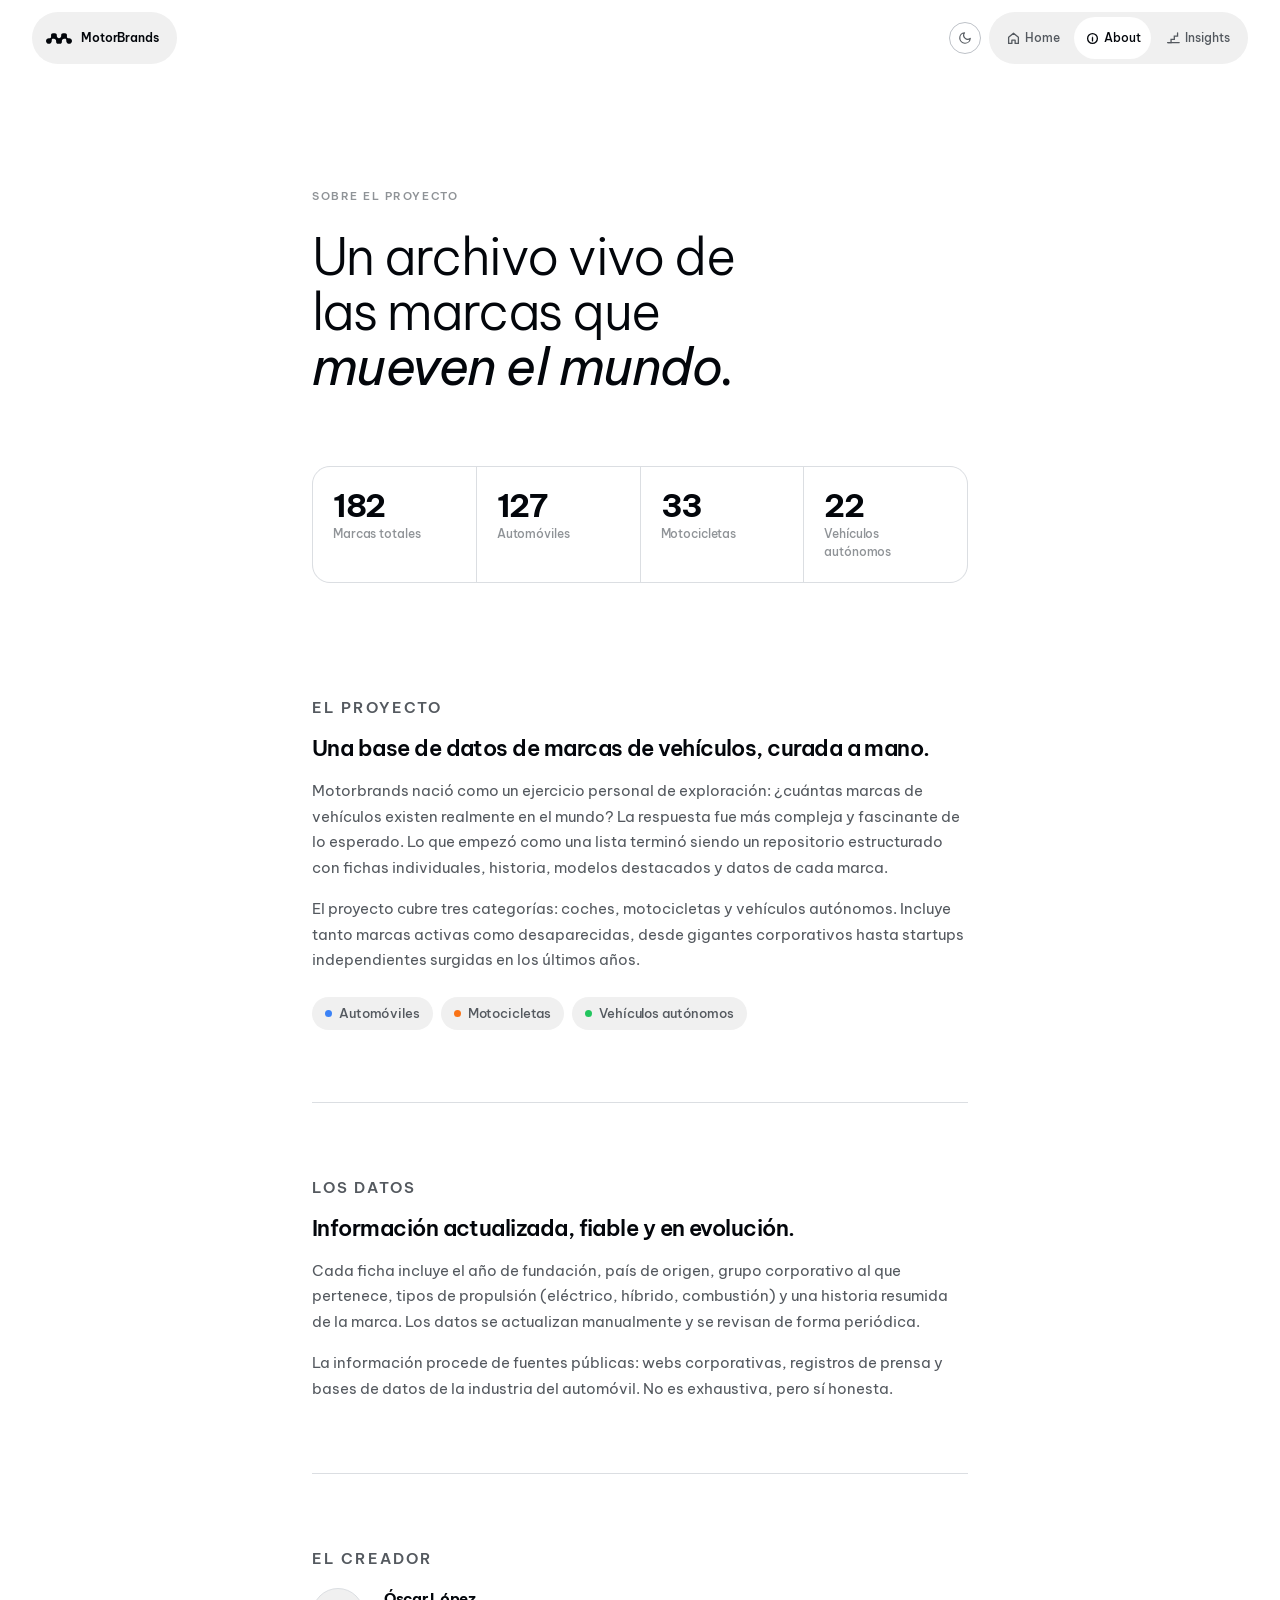
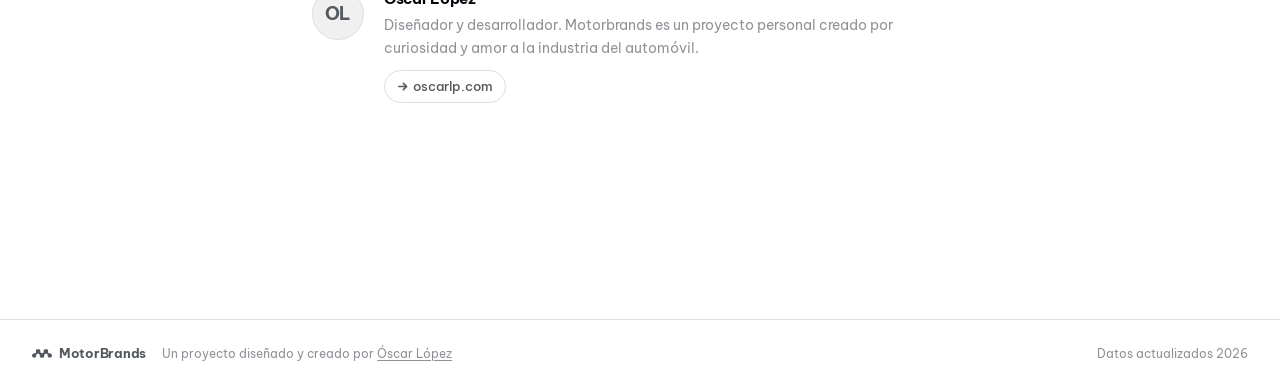
<file: about.html>
<!DOCTYPE html>
<html lang="es" data-theme="light">
<head>
  <meta charset="UTF-8">
  <meta name="viewport" content="width=device-width, initial-scale=1.0">
  <title>About — Motorbrands</title>
  <meta name="description" content="Motorbrands es un repositorio curado de marcas de vehículos del mundo, diseñado y creado por Óscar López.">
  <link rel="canonical" href="https://motorbrands.oscarlp.com/about.html">

  <!-- Open Graph -->
  <meta property="og:type"        content="website">
  <meta property="og:site_name"   content="Motorbrands">
  <meta property="og:url"         content="https://motorbrands.oscarlp.com/about.html">
  <meta property="og:title"       content="About — Motorbrands">
  <meta property="og:description" content="Motorbrands es un repositorio curado de marcas de vehículos del mundo, diseñado y creado por Óscar López.">
  <meta property="og:image"       content="https://motorbrands.oscarlp.com/Assets/og-cover.png">

  <!-- Twitter Card -->
  <meta name="twitter:card"        content="summary_large_image">
  <meta name="twitter:title"       content="About — Motorbrands">
  <meta name="twitter:description" content="Motorbrands es un repositorio curado de marcas de vehículos del mundo, diseñado y creado por Óscar López.">
  <meta name="twitter:image"       content="https://motorbrands.oscarlp.com/Assets/og-cover.png">

  <script>(function(){var t=localStorage.getItem('mb-theme')||'light';document.documentElement.setAttribute('data-theme',t);})();</script>
  <link rel="icon" type="image/svg+xml" href="favicon.svg">
  <link rel="preconnect" href="https://fonts.googleapis.com">
  <link rel="preconnect" href="https://fonts.gstatic.com" crossorigin>
  <link href="https://fonts.googleapis.com/css2?family=Be+Vietnam+Pro:ital,wght@0,300;0,400;0,500;0,600;0,700;0,800;1,400&display=swap" rel="stylesheet">
  <link rel="stylesheet" href="tokens.css">
  <link rel="stylesheet" href="style.css">
  <style>
    /* ── About page specific ────────────────────────────────────── */
    .about-wrap {
      max-width: 720px;
      margin: 0 auto;
      padding: var(--space-3xl) var(--space-lg) var(--space-2xl);
    }

    .about-hero-label {
      font-size: 11px;
      font-weight: 600;
      letter-spacing: 0.14em;
      text-transform: uppercase;
      color: var(--color-ink-3);
      margin-bottom: var(--space-md);
    }

    .about-hero-title {
      font-size: clamp(2rem, 4vw, 3.2rem);
      font-weight: 300;
      letter-spacing: -0.03em;
      line-height: 1.08;
      color: var(--color-ink);
      margin-bottom: var(--space-2xl);
    }

    .about-hero-title em {
      font-style: italic;
      font-weight: 400;
    }

    /* Stats row */
    .about-stats {
      display: grid;
      grid-template-columns: repeat(4, 1fr);
      gap: 1px;
      background: var(--color-rule);
      border: 1px solid var(--color-rule);
      border-radius: var(--radius-lg);
      overflow: hidden;
      margin-bottom: var(--space-3xl);
    }

    .about-stat {
      background: var(--color-paper-2);
      padding: 22px 20px;
      display: flex;
      flex-direction: column;
      gap: 4px;
    }

    .about-stat-num {
      font-size: 2rem;
      font-weight: 700;
      letter-spacing: -0.04em;
      line-height: 1;
      color: var(--color-ink);
    }

    .about-stat-label {
      font-size: 11.5px;
      color: var(--color-ink-3);
      font-weight: 500;
      letter-spacing: -0.01em;
    }

    /* Sections */
    .about-section {
      margin-bottom: var(--space-2xl);
      padding-bottom: var(--space-2xl);
      border-bottom: 1px solid var(--color-rule);
    }

    .about-section:last-of-type {
      border-bottom: none;
    }

    .about-section-label {
      font-size: 11px;
      font-weight: 600;
      letter-spacing: 0.14em;
      text-transform: uppercase;
      color: var(--color-ink-3);
      margin-bottom: var(--space-md);
    }

    .about-section h2 {
      font-size: 1.35rem;
      font-weight: 600;
      letter-spacing: -0.025em;
      color: var(--color-ink);
      margin-bottom: var(--space-sm);
      line-height: 1.2;
    }

    .about-section p {
      font-size: 15px;
      line-height: 1.7;
      color: var(--color-ink-2);
      margin-bottom: var(--space-sm);
    }

    .about-section p:last-child { margin-bottom: 0; }

    /* Creator card */
    .about-creator {
      display: flex;
      align-items: flex-start;
      gap: 20px;
    }

    .about-creator-avatar {
      width: 52px;
      height: 52px;
      border-radius: 50%;
      background: var(--color-paper-3);
      border: 1px solid var(--color-rule);
      display: flex;
      align-items: center;
      justify-content: center;
      font-size: 18px;
      font-weight: 700;
      color: var(--color-ink-2);
      flex-shrink: 0;
      letter-spacing: -0.02em;
    }

    .about-creator-info h3 {
      font-size: 15px;
      font-weight: 700;
      letter-spacing: -0.02em;
      color: var(--color-ink);
      margin-bottom: 4px;
    }

    .about-creator-info p {
      font-size: 13.5px;
      color: var(--color-ink-3);
      margin-bottom: 10px;
    }

    .about-creator-link {
      display: inline-flex;
      align-items: center;
      gap: 5px;
      font-size: 12.5px;
      font-weight: 500;
      color: var(--color-ink-2);
      text-decoration: none;
      padding: 6px 12px;
      border: 1px solid var(--color-rule);
      border-radius: 100px;
      transition: border-color 0.15s ease-out, color 0.15s ease-out;
    }

    .about-creator-link:hover {
      color: var(--color-ink);
      border-color: var(--color-ink-3);
    }

    /* Category pills */
    .about-cats {
      display: flex;
      gap: 8px;
      flex-wrap: wrap;
      margin-top: var(--space-md);
    }

    .about-cat-pill {
      display: inline-flex;
      align-items: center;
      gap: 7px;
      padding: 7px 13px;
      border-radius: 100px;
      font-size: 12.5px;
      font-weight: 500;
      letter-spacing: -0.01em;
      background: var(--color-paper-3);
      color: var(--color-ink-2);
    }

    .about-cat-dot {
      width: 7px;
      height: 7px;
      border-radius: 50%;
      flex-shrink: 0;
    }

    @media (max-width: 600px) {
      .about-stats { grid-template-columns: repeat(2, 1fr); }
      .about-hero-title { font-size: 2rem; }
    }
  </style>
</head>
<body>

  <!-- ── Nav ──────────────────────────────────────────────────────── -->
  <nav class="site-nav">
    <a href="index.html" class="nav-logotype">
      <svg class="nav-mark" width="26" height="11" viewBox="0 0 63 26" fill="none" xmlns="http://www.w3.org/2000/svg" aria-hidden="true">
        <path d="M13.9091 16.4785C13.9091 15.0061 15.1111 13.8125 16.5937 13.8125H19.2273C22.1644 13.8125 24.5455 16.177 24.5455 19.0938V21.5682C24.5455 24.0158 26.5435 26 29.0083 26H33.9917C36.4565 26 38.4545 24.0158 38.4545 21.5682V19.0938C38.4545 16.177 40.8356 13.8125 43.7727 13.8125H46.4062C47.8889 13.8125 49.0909 15.0061 49.0909 16.4785V19.0938C49.0909 22.908 52.2046 26 56.0455 26C59.8863 26 63 22.908 63 19.0938C63 15.2795 59.8863 12.1875 56.0455 12.1875H53.4119C51.9292 12.1875 50.7273 10.9939 50.7273 9.52148V4.43182C50.7273 1.98419 48.7292 0 46.2645 0H41.281C38.8162 0 36.8182 1.98419 36.8182 4.43182V6.90625C36.8182 9.823 34.4372 12.1875 31.5 12.1875C28.5628 12.1875 26.1818 9.823 26.1818 6.90625V4.43182C26.1818 1.98419 24.1837 0 21.719 0H16.7355C14.2708 0 12.2727 1.98419 12.2727 4.43182V9.52148C12.2727 10.9939 11.0708 12.1875 9.58807 12.1875H6.95455C3.11366 12.1875 0 15.2795 0 19.0938C0 22.908 3.11366 26 6.95455 26C10.7954 26 13.9091 22.908 13.9091 19.0938V16.4785Z" fill="currentColor"/>
      </svg>
      <span>MotorBrands</span>
    </a>
    <div class="nav-right">
      <button class="theme-toggle" id="theme-toggle" aria-label="Toggle theme">
        <svg class="icon-moon" width="14" height="14" viewBox="0 0 24 24" fill="none" stroke="currentColor" stroke-width="2" stroke-linecap="round" stroke-linejoin="round"><path d="M21 12.79A9 9 0 1 1 11.21 3 7 7 0 0 0 21 12.79z"/></svg>
        <svg class="icon-sun" width="15" height="15" viewBox="0 0 24 24" fill="none" stroke="currentColor" stroke-width="2" stroke-linecap="round" stroke-linejoin="round"><circle cx="12" cy="12" r="5"/><line x1="12" y1="1" x2="12" y2="3"/><line x1="12" y1="21" x2="12" y2="23"/><line x1="4.22" y1="4.22" x2="5.64" y2="5.64"/><line x1="18.36" y1="18.36" x2="19.78" y2="19.78"/><line x1="1" y1="12" x2="3" y2="12"/><line x1="21" y1="12" x2="23" y2="12"/><line x1="4.22" y1="19.78" x2="5.64" y2="18.36"/><line x1="18.36" y1="5.64" x2="19.78" y2="4.22"/></svg>
      </button>
      <div class="nav-links">
        <a href="index.html" class="nav-link">
          <svg width="13" height="13" viewBox="0 0 16 16" fill="none" stroke="currentColor" stroke-width="1.6" stroke-linecap="round" stroke-linejoin="round" aria-hidden="true"><path d="M2 6.5L8 1.5L14 6.5V14H10V10H6V14H2V6.5Z"/></svg>
          Home
        </a>
        <a href="about.html" class="nav-link nav-link-active">
          <svg width="13" height="13" viewBox="0 0 16 16" fill="none" stroke="currentColor" stroke-width="1.6" stroke-linecap="round" aria-hidden="true"><circle cx="8" cy="8" r="6"/><line x1="8" y1="7" x2="8" y2="11"/><circle cx="8" cy="5" r="0.5" fill="currentColor" stroke="none"/></svg>
          About
        </a>
        <a href="insights.html" class="nav-link">
          <svg width="13" height="13" viewBox="0 0 16 16" fill="none" stroke="currentColor" stroke-width="1.6" stroke-linecap="round" aria-hidden="true"><polyline points="1,13 5,13 5,9 9,9 9,5 13,5 13,1"/><line x1="1" y1="13" x2="15" y2="13"/></svg>
          Insights
        </a>
      </div>
    </div>
  </nav>

  <!-- ── Content ───────────────────────────────────────────────────── -->
  <div class="about-wrap">

    <p class="about-hero-label">Sobre el proyecto</p>
    <h1 class="about-hero-title">Un archivo vivo de<br>las marcas que<br><em>mueven el mundo.</em></h1>

    <!-- Stats -->
    <div class="about-stats">
      <div class="about-stat">
        <span class="about-stat-num" id="stat-total">181</span>
        <span class="about-stat-label">Marcas totales</span>
      </div>
      <div class="about-stat">
        <span class="about-stat-num" id="stat-cars">—</span>
        <span class="about-stat-label">Automóviles</span>
      </div>
      <div class="about-stat">
        <span class="about-stat-num" id="stat-motos">—</span>
        <span class="about-stat-label">Motocicletas</span>
      </div>
      <div class="about-stat">
        <span class="about-stat-num" id="stat-av">—</span>
        <span class="about-stat-label">Vehículos autónomos</span>
      </div>
    </div>

    <!-- Qué es -->
    <div class="about-section">
      <p class="about-section-label">El proyecto</p>
      <h2>Una base de datos de marcas de vehículos, curada a mano.</h2>
      <p>Motorbrands nació como un ejercicio personal de exploración: ¿cuántas marcas de vehículos existen realmente en el mundo? La respuesta fue más compleja y fascinante de lo esperado. Lo que empezó como una lista terminó siendo un repositorio estructurado con fichas individuales, historia, modelos destacados y datos de cada marca.</p>
      <p>El proyecto cubre tres categorías: coches, motocicletas y vehículos autónomos. Incluye tanto marcas activas como desaparecidas, desde gigantes corporativos hasta startups independientes surgidas en los últimos años.</p>
      <div class="about-cats">
        <span class="about-cat-pill"><span class="about-cat-dot" style="background:#3B82F6"></span>Automóviles</span>
        <span class="about-cat-pill"><span class="about-cat-dot" style="background:#F97316"></span>Motocicletas</span>
        <span class="about-cat-pill"><span class="about-cat-dot" style="background:#22C55E"></span>Vehículos autónomos</span>
      </div>
    </div>

    <!-- Datos -->
    <div class="about-section">
      <p class="about-section-label">Los datos</p>
      <h2>Información actualizada, fiable y en evolución.</h2>
      <p>Cada ficha incluye el año de fundación, país de origen, grupo corporativo al que pertenece, tipos de propulsión (eléctrico, híbrido, combustión) y una historia resumida de la marca. Los datos se actualizan manualmente y se revisan de forma periódica.</p>
      <p>La información procede de fuentes públicas: webs corporativas, registros de prensa y bases de datos de la industria del automóvil. No es exhaustiva, pero sí honesta.</p>
    </div>

    <!-- Creador -->
    <div class="about-section">
      <p class="about-section-label">El creador</p>
      <div class="about-creator">
        <div class="about-creator-avatar">OL</div>
        <div class="about-creator-info">
          <h3>Óscar López</h3>
          <p>Diseñador y desarrollador. Motorbrands es un proyecto personal creado por curiosidad y amor a la industria del automóvil.</p>
          <a href="https://oscarlp.com" target="_blank" rel="noopener" class="about-creator-link">
            <svg width="11" height="11" viewBox="0 0 12 12" fill="none" stroke="currentColor" stroke-width="1.8" stroke-linecap="round" stroke-linejoin="round" aria-hidden="true"><path d="M2 6h8"/><path d="M7 2.5L10.5 6 7 9.5"/></svg>
            oscarlp.com
          </a>
        </div>
      </div>
    </div>

  </div>

  <!-- ── Footer ────────────────────────────────────────────────────── -->
  <footer>
    <div class="footer-left">
      <a href="index.html" class="footer-logotype">
        <svg class="footer-mark" width="20" height="9" viewBox="0 0 63 26" fill="none" xmlns="http://www.w3.org/2000/svg" aria-hidden="true">
          <path d="M13.9091 16.4785C13.9091 15.0061 15.1111 13.8125 16.5937 13.8125H19.2273C22.1644 13.8125 24.5455 16.177 24.5455 19.0938V21.5682C24.5455 24.0158 26.5435 26 29.0083 26H33.9917C36.4565 26 38.4545 24.0158 38.4545 21.5682V19.0938C38.4545 16.177 40.8356 13.8125 43.7727 13.8125H46.4062C47.8889 13.8125 49.0909 15.0061 49.0909 16.4785V19.0938C49.0909 22.908 52.2046 26 56.0455 26C59.8863 26 63 22.908 63 19.0938C63 15.2795 59.8863 12.1875 56.0455 12.1875H53.4119C51.9292 12.1875 50.7273 10.9939 50.7273 9.52148V4.43182C50.7273 1.98419 48.7292 0 46.2645 0H41.281C38.8162 0 36.8182 1.98419 36.8182 4.43182V6.90625C36.8182 9.823 34.4372 12.1875 31.5 12.1875C28.5628 12.1875 26.1818 9.823 26.1818 6.90625V4.43182C26.1818 1.98419 24.1837 0 21.719 0H16.7355C14.2708 0 12.2727 1.98419 12.2727 4.43182V9.52148C12.2727 10.9939 11.0708 12.1875 9.58807 12.1875H6.95455C3.11366 12.1875 0 15.2795 0 19.0938C0 22.908 3.11366 26 6.95455 26C10.7954 26 13.9091 22.908 13.9091 19.0938V16.4785Z" fill="currentColor"/>
        </svg>
        <strong>MotorBrands</strong>
      </a>
      <span class="footer-credit">Un proyecto diseñado y creado por <a href="https://oscarlp.com" target="_blank" rel="noopener" class="footer-author">Óscar López</a></span>
    </div>
    <span class="footer-meta">Datos actualizados 2026</span>
  </footer>

  <script src="data.js"></script>
  <script>
    // Fill stats from data
    if (typeof BRANDS !== 'undefined') {
      const cars  = BRANDS.filter(b => b.category === 'car').length;
      const motos = BRANDS.filter(b => b.category === 'moto').length;
      const avs   = BRANDS.filter(b => b.category === 'autonomous').length;
      document.getElementById('stat-total').textContent = BRANDS.length;
      document.getElementById('stat-cars').textContent  = cars;
      document.getElementById('stat-motos').textContent = motos;
      document.getElementById('stat-av').textContent    = avs;
    }

  </script>
  <script src="nav.js"></script>
</body>
</html>
</file>
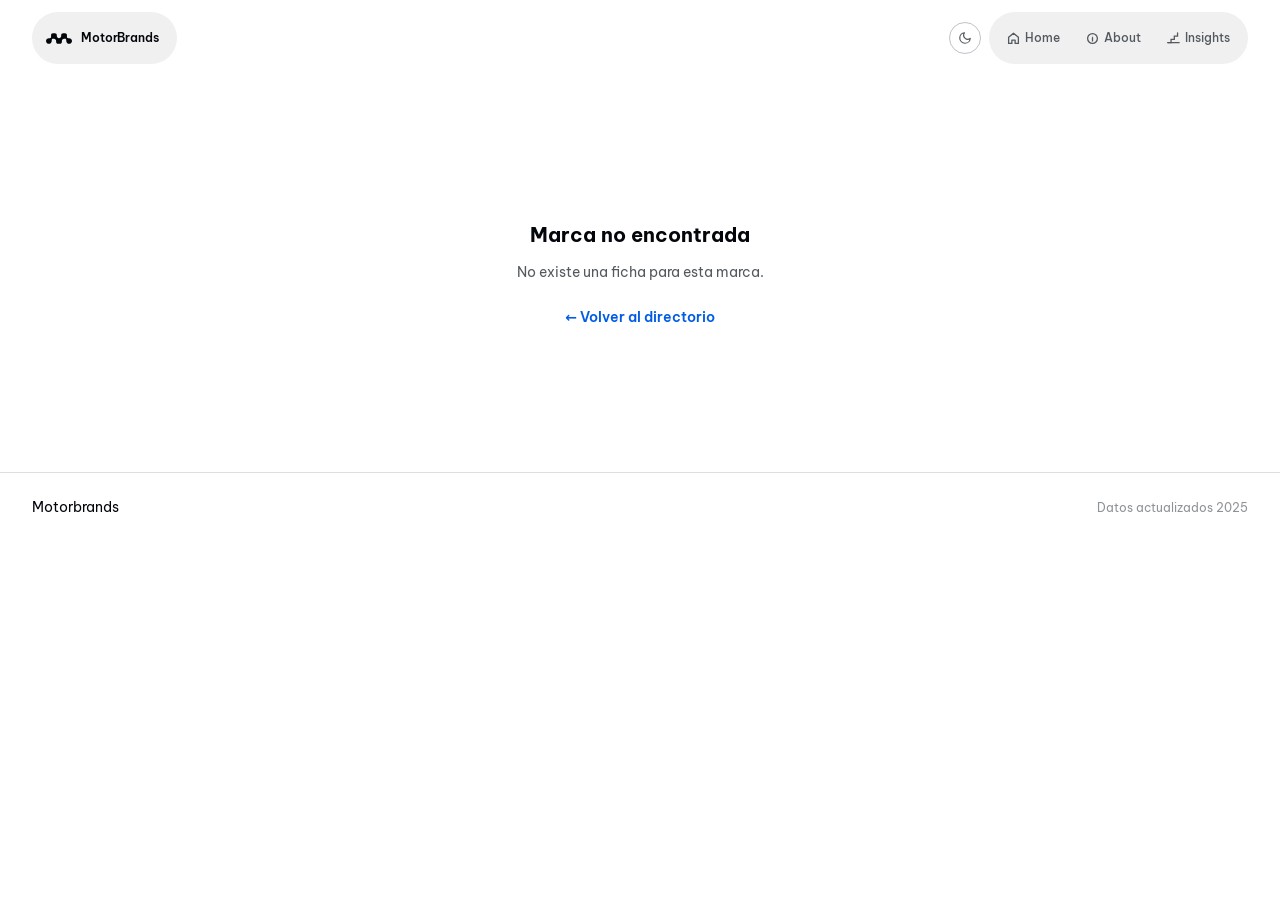
<file: brand.html>
<!DOCTYPE html>
<html lang="es" data-theme="light">
<head>
  <meta charset="UTF-8">
  <meta name="viewport" content="width=device-width, initial-scale=1.0">
  <!-- Dynamic meta — filled by JS -->
  <title>Motorbrands</title>
  <meta name="description" content="">
  <link rel="icon" type="image/svg+xml" href="favicon.svg">
  <link rel="canonical" href="">
  <meta property="og:type" content="article">
  <meta property="og:title" content="">
  <meta property="og:description" content="">
  <meta property="og:image" content="">
  <meta name="twitter:card" content="summary_large_image">
  <script type="application/ld+json" id="ld-json"></script>

  <script>(function(){var t=localStorage.getItem('mb-theme')||'light';document.documentElement.setAttribute('data-theme',t);})();</script>
  <link rel="preconnect" href="https://fonts.googleapis.com">
  <link rel="preconnect" href="https://fonts.gstatic.com" crossorigin>
  <link href="https://fonts.googleapis.com/css2?family=Be+Vietnam+Pro:ital,wght@0,300;0,400;0,500;0,600;0,700;0,800;1,400&display=swap" rel="stylesheet">
  <link rel="stylesheet" href="tokens.css">
  <link rel="stylesheet" href="style.css">
  <link rel="stylesheet" href="brand.css">
</head>
<body>

  <!-- ── Site nav ──────────────────────────────────────────────────────────── -->
  <nav class="site-nav">
    <a href="index.html" class="nav-logotype">
      <svg class="nav-mark" width="26" height="11" viewBox="0 0 63 26" fill="none" xmlns="http://www.w3.org/2000/svg" aria-hidden="true">
        <path d="M13.9091 16.4785C13.9091 15.0061 15.1111 13.8125 16.5937 13.8125H19.2273C22.1644 13.8125 24.5455 16.177 24.5455 19.0938V21.5682C24.5455 24.0158 26.5435 26 29.0083 26H33.9917C36.4565 26 38.4545 24.0158 38.4545 21.5682V19.0938C38.4545 16.177 40.8356 13.8125 43.7727 13.8125H46.4062C47.8889 13.8125 49.0909 15.0061 49.0909 16.4785V19.0938C49.0909 22.908 52.2046 26 56.0455 26C59.8863 26 63 22.908 63 19.0938C63 15.2795 59.8863 12.1875 56.0455 12.1875H53.4119C51.9292 12.1875 50.7273 10.9939 50.7273 9.52148V4.43182C50.7273 1.98419 48.7292 0 46.2645 0H41.281C38.8162 0 36.8182 1.98419 36.8182 4.43182V6.90625C36.8182 9.823 34.4372 12.1875 31.5 12.1875C28.5628 12.1875 26.1818 9.823 26.1818 6.90625V4.43182C26.1818 1.98419 24.1837 0 21.719 0H16.7355C14.2708 0 12.2727 1.98419 12.2727 4.43182V9.52148C12.2727 10.9939 11.0708 12.1875 9.58807 12.1875H6.95455C3.11366 12.1875 0 15.2795 0 19.0938C0 22.908 3.11366 26 6.95455 26C10.7954 26 13.9091 22.908 13.9091 19.0938V16.4785Z" fill="currentColor"/>
      </svg>
      <span>MotorBrands</span>
    </a>
    <div class="nav-right">
      <button class="theme-toggle" id="theme-toggle" aria-label="Toggle theme">
        <svg class="icon-moon" width="14" height="14" viewBox="0 0 24 24" fill="none" stroke="currentColor" stroke-width="2" stroke-linecap="round" stroke-linejoin="round"><path d="M21 12.79A9 9 0 1 1 11.21 3 7 7 0 0 0 21 12.79z"/></svg>
        <svg class="icon-sun" width="15" height="15" viewBox="0 0 24 24" fill="none" stroke="currentColor" stroke-width="2" stroke-linecap="round" stroke-linejoin="round"><circle cx="12" cy="12" r="5"/><line x1="12" y1="1" x2="12" y2="3"/><line x1="12" y1="21" x2="12" y2="23"/><line x1="4.22" y1="4.22" x2="5.64" y2="5.64"/><line x1="18.36" y1="18.36" x2="19.78" y2="19.78"/><line x1="1" y1="12" x2="3" y2="12"/><line x1="21" y1="12" x2="23" y2="12"/><line x1="4.22" y1="19.78" x2="5.64" y2="18.36"/><line x1="18.36" y1="5.64" x2="19.78" y2="4.22"/></svg>
      </button>
      <div class="nav-links">
        <a href="index.html" class="nav-link">
          <svg width="13" height="13" viewBox="0 0 16 16" fill="none" stroke="currentColor" stroke-width="1.6" stroke-linecap="round" stroke-linejoin="round" aria-hidden="true"><path d="M2 6.5L8 1.5L14 6.5V14H10V10H6V14H2V6.5Z"/></svg>
          Home
        </a>
        <a href="about.html" class="nav-link">
          <svg width="13" height="13" viewBox="0 0 16 16" fill="none" stroke="currentColor" stroke-width="1.6" stroke-linecap="round" aria-hidden="true"><circle cx="8" cy="8" r="6"/><line x1="8" y1="7" x2="8" y2="11"/><circle cx="8" cy="5" r="0.5" fill="currentColor" stroke="none"/></svg>
          About
        </a>
        <a href="#" class="nav-link">
          <svg width="13" height="13" viewBox="0 0 16 16" fill="none" stroke="currentColor" stroke-width="1.6" stroke-linecap="round" aria-hidden="true"><polyline points="1,13 5,13 5,9 9,9 9,5 13,5 13,1"/><line x1="1" y1="13" x2="15" y2="13"/></svg>
          Insights
        </a>
      </div>
    </div>
  </nav>

  <!-- ── Brand page ─────────────────────────────────────────────────────────── -->
  <div id="brand-page" class="brand-page" hidden>

    <!-- Breadcrumb -->
    <div class="brand-breadcrumb">
      <div class="brand-breadcrumb-inner">
        <a href="index.html">Motorbrands</a>
        <svg width="12" height="12" viewBox="0 0 12 12" fill="none" stroke="currentColor" stroke-width="1.5" stroke-linecap="round" aria-hidden="true"><path d="M4 2l4 4-4 4"/></svg>
        <span id="bc-category"></span>
        <svg width="12" height="12" viewBox="0 0 12 12" fill="none" stroke="currentColor" stroke-width="1.5" stroke-linecap="round" aria-hidden="true"><path d="M4 2l4 4-4 4"/></svg>
        <span id="bc-name"></span>
      </div>
    </div>

    <!-- Hero strip -->
    <div class="brand-hero" id="brand-hero">
      <div class="brand-hero-inner">

        <div class="brand-hero-left">
          <div class="brand-logo-wrap" id="brand-logo-wrap">
            <div class="brand-mono" id="brand-mono"></div>
          </div>
          <div class="brand-identity">
            <div class="brand-badges">
              <span class="brand-badge" id="badge-category"></span>
              <span class="brand-badge brand-badge--status" id="badge-status"></span>
            </div>
            <h1 class="brand-name" id="brand-name"></h1>
            <p class="brand-tagline" id="brand-tagline"></p>
          </div>
        </div>

        <div class="brand-hero-right">
          <div class="brand-stats">
            <div class="brand-stat">
              <span class="brand-stat-label">Fundada</span>
              <span class="brand-stat-value" id="stat-founded"></span>
            </div>
            <div class="brand-stat">
              <span class="brand-stat-label">País</span>
              <span class="brand-stat-value" id="stat-country"></span>
            </div>
            <div class="brand-stat">
              <span class="brand-stat-label">Sede</span>
              <span class="brand-stat-value" id="stat-hq"></span>
            </div>
            <div class="brand-stat">
              <span class="brand-stat-label">Grupo</span>
              <span class="brand-stat-value" id="stat-group"></span>
            </div>
          </div>

          <div class="brand-fuels" id="brand-fuels"></div>

          <a class="brand-website-link" id="brand-website-link" target="_blank" rel="noopener noreferrer">
            <span>Sitio oficial</span>
            <svg width="12" height="12" viewBox="0 0 12 12" fill="none" stroke="currentColor" stroke-width="1.8" stroke-linecap="round" stroke-linejoin="round" aria-hidden="true"><path d="M2 6h8"/><path d="M7 2.5L10.5 6 7 9.5"/></svg>
          </a>
        </div>
      </div>
    </div>

    <!-- Content -->
    <div class="brand-content">
      <div class="brand-content-inner">

        <!-- Main: History -->
        <div class="brand-main">
          <h2 class="brand-section-title">Historia</h2>
          <div class="brand-history" id="brand-history"></div>

          <div class="brand-notable" id="brand-notable-wrap">
            <h3 class="brand-notable-title">Datos clave</h3>
            <ul class="brand-notable-list" id="brand-notable"></ul>
          </div>
        </div>

        <!-- Sidebar -->
        <aside class="brand-sidebar">

          <div class="brand-sidebar-block">
            <h3 class="brand-sidebar-title">Modelos icónicos</h3>
            <div class="brand-models" id="brand-models"></div>
          </div>

          <div class="brand-sidebar-block">
            <h3 class="brand-sidebar-title">Propulsión</h3>
            <div class="brand-fuel-detail" id="brand-fuel-detail"></div>
          </div>

          <div class="brand-sidebar-block" id="brand-segments-block">
            <h3 class="brand-sidebar-title">Segmentos</h3>
            <div class="brand-segments" id="brand-segments"></div>
          </div>

        </aside>

      </div>
    </div>

    <!-- Related brands -->
    <div class="brand-related">
      <div class="brand-related-inner">
        <h2 class="brand-section-title">Más marcas</h2>
        <div class="brand-related-grid" id="brand-related-grid"></div>
        <a href="index.html" class="brand-all-link">Ver todas las marcas →</a>
      </div>
    </div>

  </div>

  <!-- Error state -->
  <div id="brand-error" class="brand-error" hidden>
    <h2>Marca no encontrada</h2>
    <p>No existe una ficha para esta marca.</p>
    <a href="index.html">← Volver al directorio</a>
  </div>

  <!-- Footer -->
  <footer>
    <span class="footer-brand">Motorbrands</span>
    <span class="footer-meta">Datos actualizados 2025</span>
  </footer>

  <script src="data.js"></script>
  <script src="brands-content.js"></script>
  <script src="brand.js"></script>
  <script src="nav.js"></script>
</body>
</html>
</file>
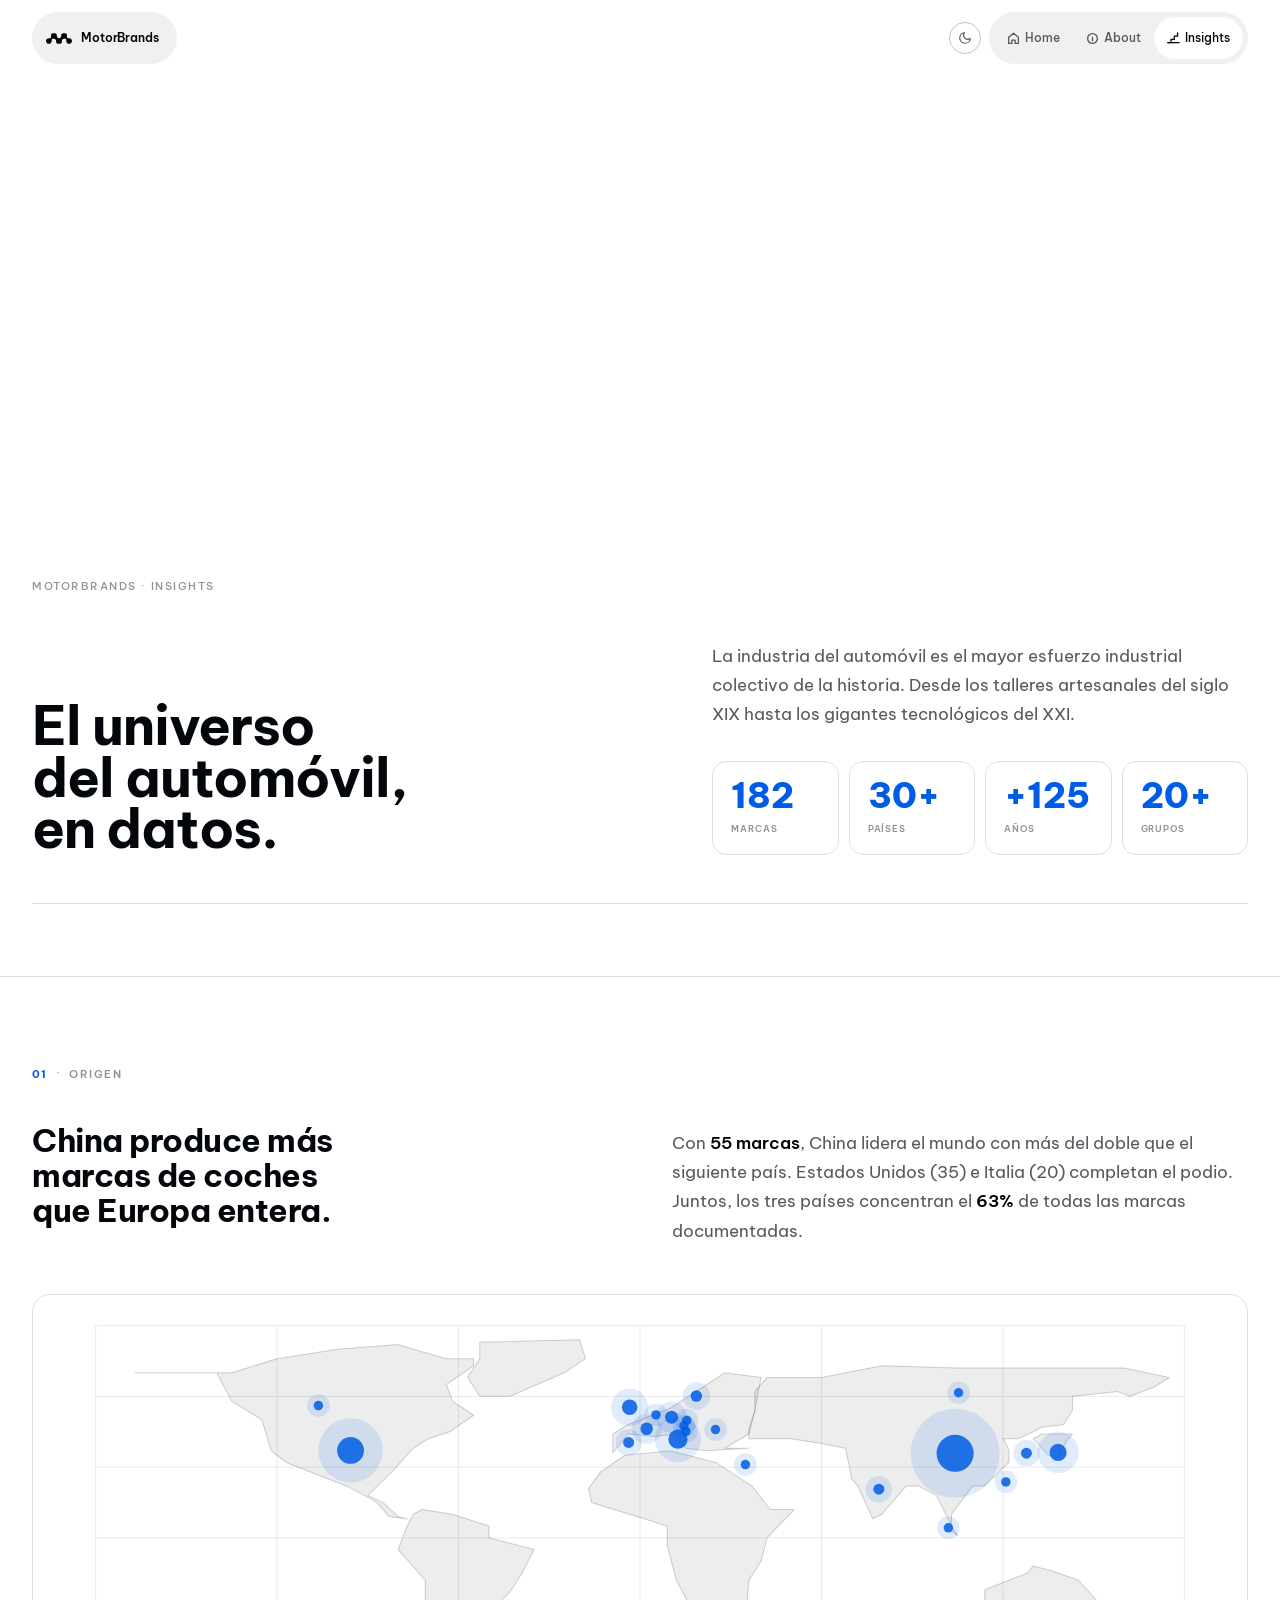
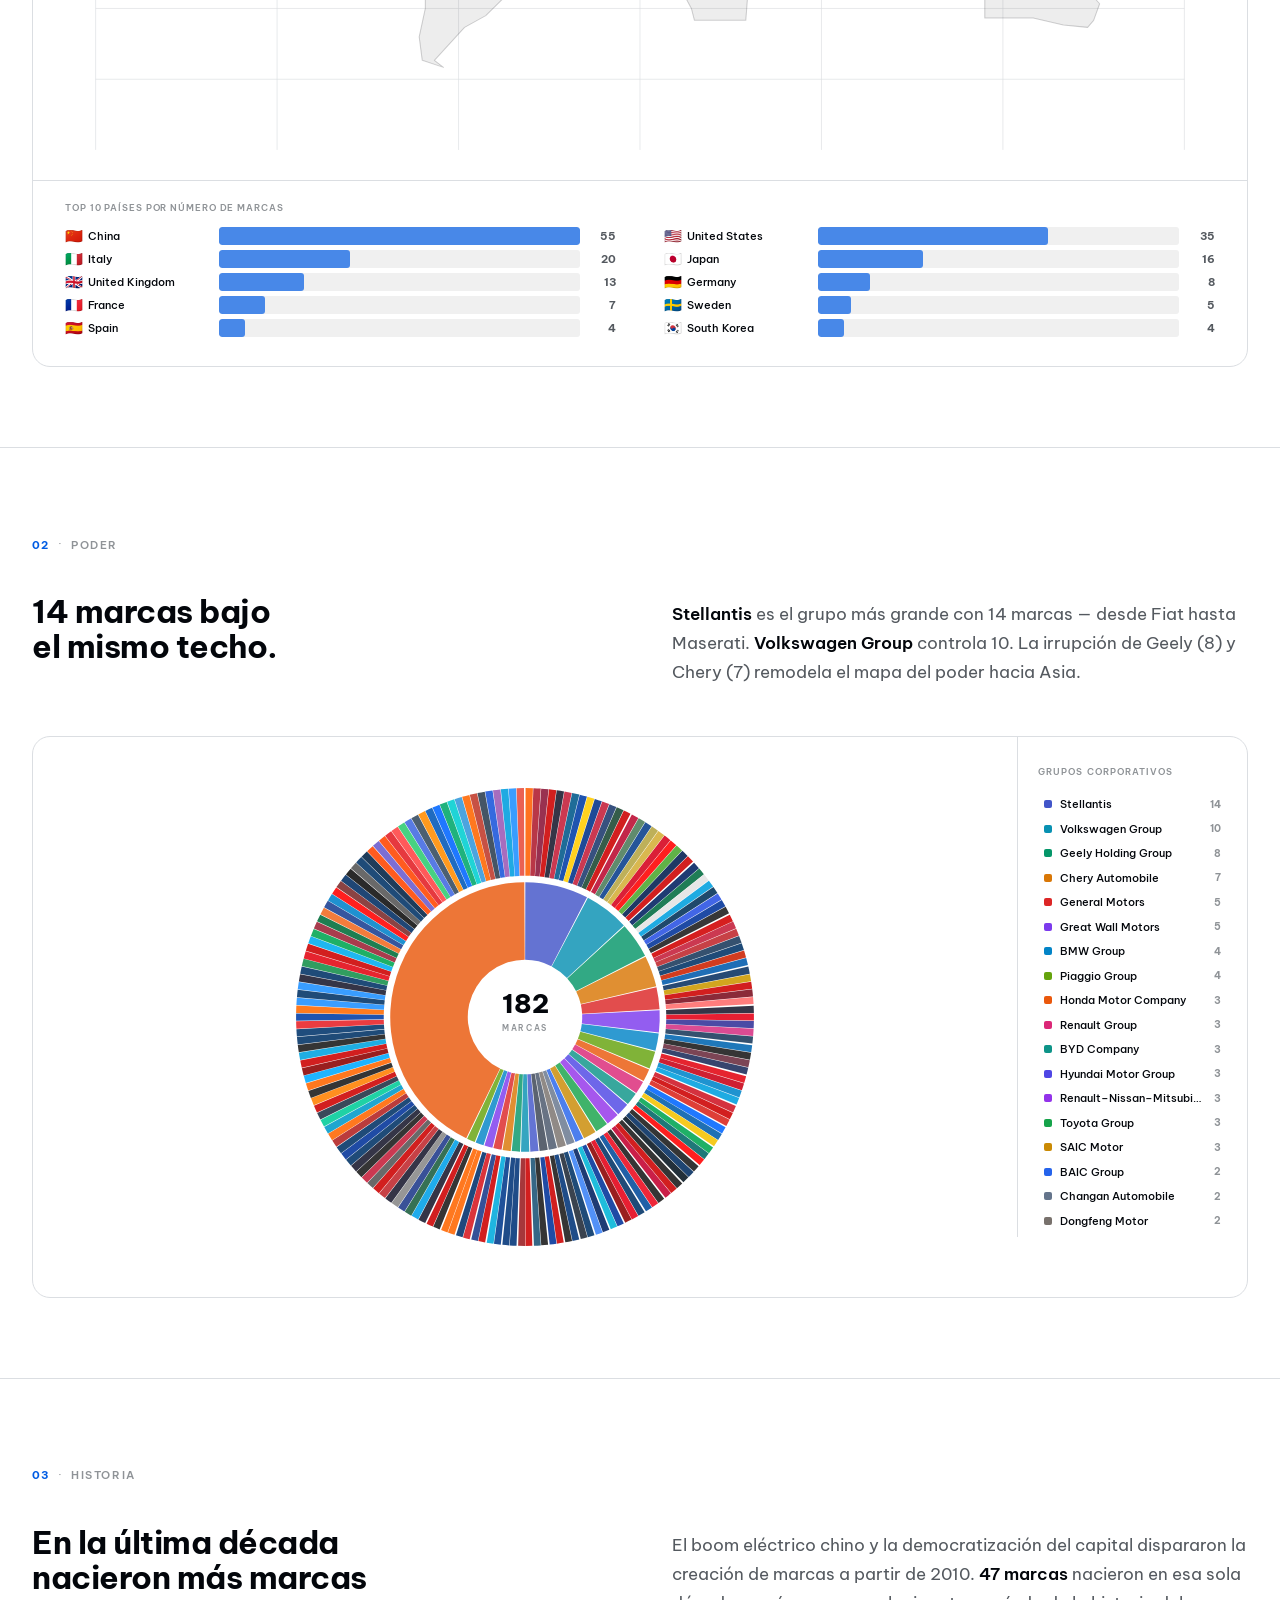
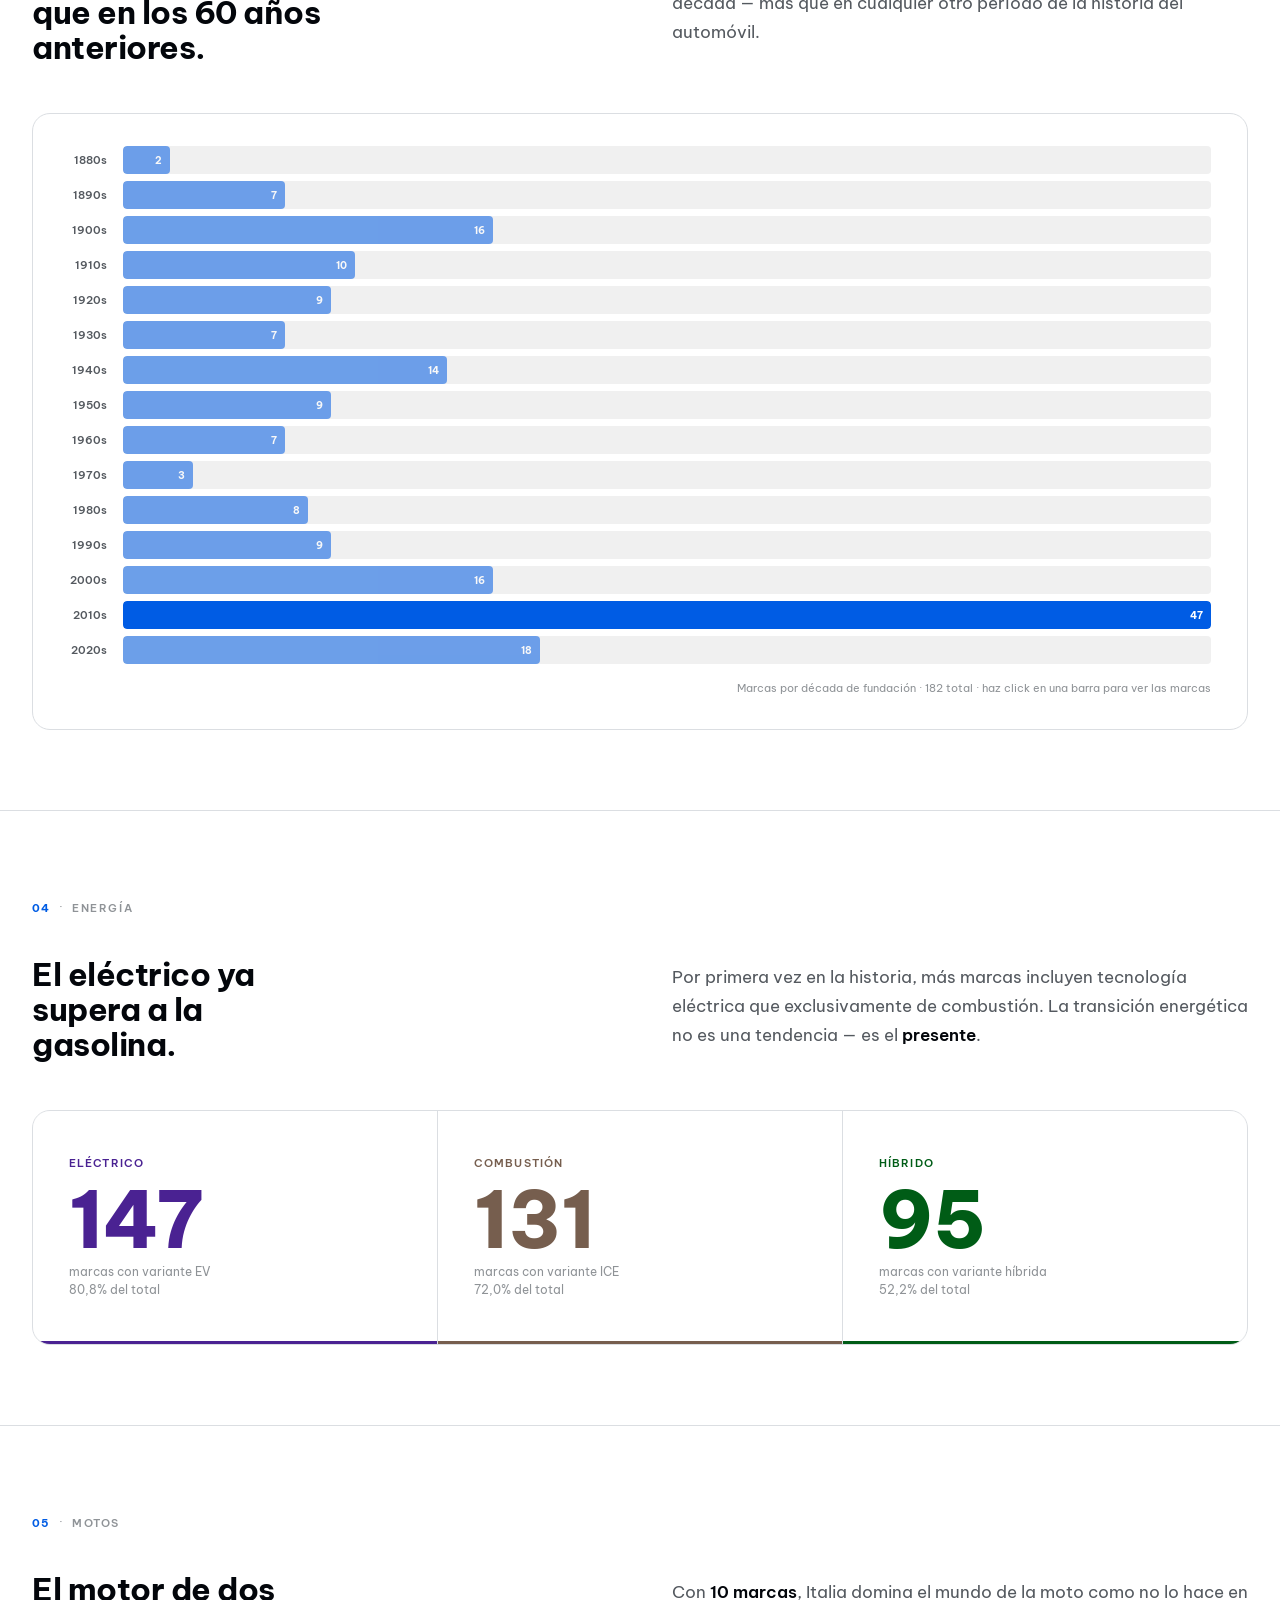
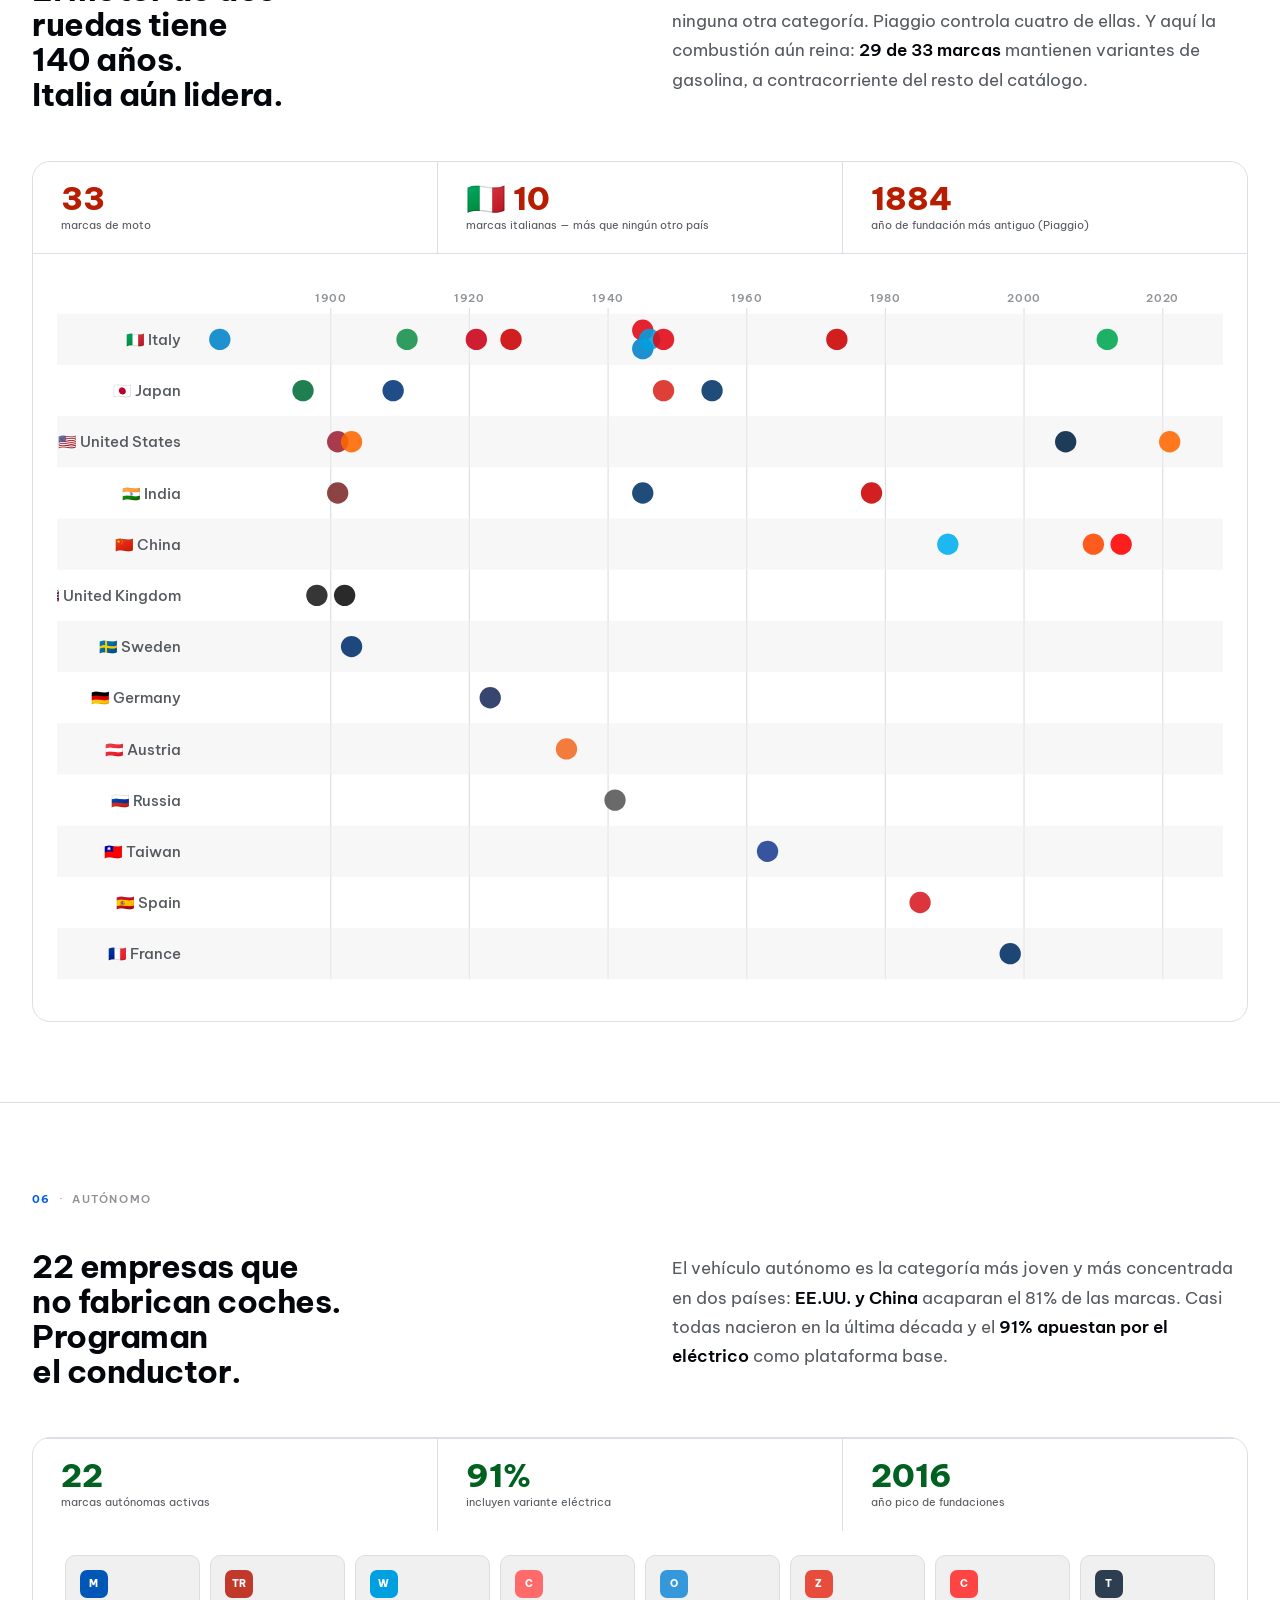
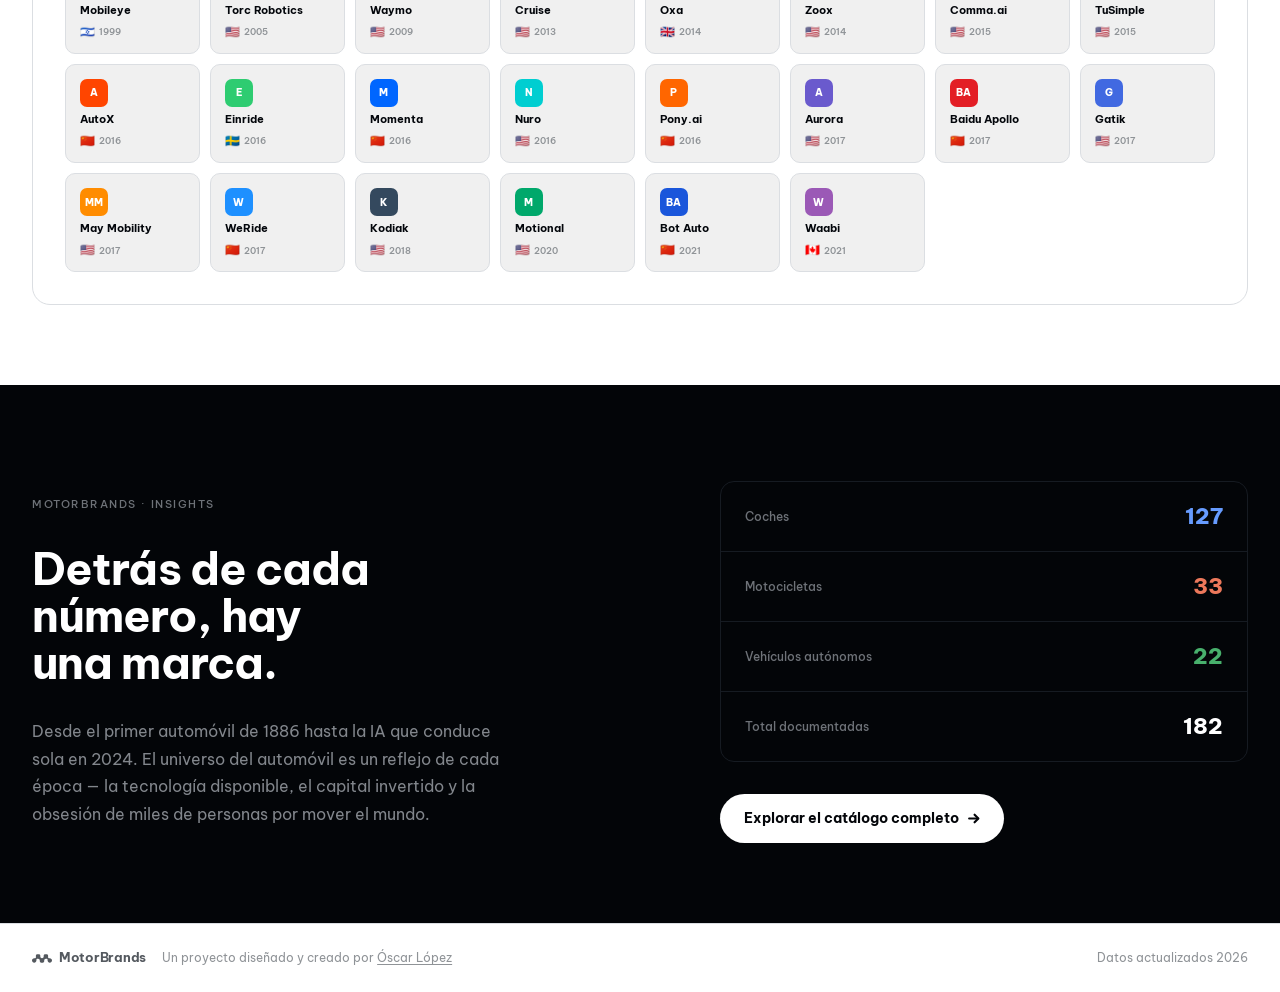
<file: insights.html>
<!DOCTYPE html>
<html lang="es" data-theme="light">
<head>
  <meta charset="UTF-8">
  <meta name="viewport" content="width=device-width, initial-scale=1.0">
  <title>Insights — Motorbrands</title>
  <meta name="description" content="Datos, historia y geografía de las marcas de vehículos del mundo. Estadísticas de coches, motos y vehículos autónomos.">
  <link rel="canonical" href="https://motorbrands.oscarlp.com/insights.html">

  <!-- Open Graph -->
  <meta property="og:type"        content="website">
  <meta property="og:site_name"   content="Motorbrands">
  <meta property="og:url"         content="https://motorbrands.oscarlp.com/insights.html">
  <meta property="og:title"       content="Insights — Motorbrands">
  <meta property="og:description" content="Datos, historia y geografía de las marcas de vehículos del mundo. Estadísticas de coches, motos y vehículos autónomos.">
  <meta property="og:image"       content="https://motorbrands.oscarlp.com/Assets/og-cover.png">

  <!-- Twitter Card -->
  <meta name="twitter:card"        content="summary_large_image">
  <meta name="twitter:title"       content="Insights — Motorbrands">
  <meta name="twitter:description" content="Datos, historia y geografía de las marcas de vehículos del mundo.">
  <meta name="twitter:image"       content="https://motorbrands.oscarlp.com/Assets/og-cover.png">

  <script>(function(){var t=localStorage.getItem('mb-theme')||'light';document.documentElement.setAttribute('data-theme',t);})();</script>
  <link rel="icon" type="image/svg+xml" href="favicon.svg">
  <link rel="preconnect" href="https://fonts.googleapis.com">
  <link rel="preconnect" href="https://fonts.gstatic.com" crossorigin>
  <link href="https://fonts.googleapis.com/css2?family=Be+Vietnam+Pro:ital,wght@0,300;0,400;0,500;0,600;0,700;0,800;1,400&display=swap" rel="stylesheet">
  <link rel="stylesheet" href="tokens.css">
  <link rel="stylesheet" href="style.css">
  <style>
    /* ─────────────────────────────────────────────────────────────
       INSIGHTS PAGE
    ───────────────────────────────────────────────────────────── */

    :root {
      --ins-max: 1440px;
      --ins-pad: 2rem;
    }

    /* ── HERO ──────────────────────────────────────────────────── */
    .ins-hero {
      min-height: 100svh;
      max-width: var(--ins-max);
      margin: 0 auto;
      padding: calc(var(--site-nav-h) + 3rem) var(--ins-pad) 4.5rem;
      display: flex;
      flex-direction: column;
      justify-content: flex-end;
      gap: 3rem;
    }

    .ins-eyebrow {
      font-size: 0.6875rem;
      font-weight: 500;
      letter-spacing: 0.14em;
      text-transform: uppercase;
      color: var(--color-ink-3);
    }

    .ins-hero-layout {
      display: grid;
      grid-template-columns: 1.15fr 1fr;
      gap: 4rem;
      align-items: end;
    }
    @media (max-width: 720px) { .ins-hero-layout { grid-template-columns: 1fr; gap: 2rem; } }

    .ins-hero-title {
      font-size: clamp(2rem, 4.2vw, 4.4rem);
      font-weight: 700;
      line-height: 0.96;
      letter-spacing: -0.02em;
      color: var(--color-ink);
      margin: 0;
    }

    .ins-hero-right {
      display: flex;
      flex-direction: column;
      gap: 2rem;
    }

    .ins-hero-sub {
      font-size: 1.0625rem;
      color: var(--color-ink-2);
      line-height: 1.7;
      margin: 0;
    }

    .ins-kpis {
      display: grid;
      grid-template-columns: repeat(4, 1fr);
      gap: 0.625rem;
    }
    @media (max-width: 720px) { .ins-kpis { grid-template-columns: repeat(2, 1fr); } }

    .ins-kpi {
      background: var(--color-paper-2);
      border: 1px solid var(--color-rule);
      border-radius: var(--radius-md);
      padding: 1rem 1.125rem;
    }
    .ins-kpi-num {
      display: block;
      font-size: clamp(1.6rem, 2.8vw, 2.2rem);
      font-weight: 800;
      color: var(--color-accent);
      line-height: 1;
      margin-bottom: 4px;
    }
    .ins-kpi-label {
      font-size: 0.5625rem;
      font-weight: 600;
      color: var(--color-ink-3);
      text-transform: uppercase;
      letter-spacing: 0.1em;
    }

    .ins-hero-rule {
      width: 100%;
      height: 1px;
      background: var(--color-rule);
    }

    /* ── CHAPTER ───────────────────────────────────────────────── */
    .ins-chapter {
      max-width: var(--ins-max);
      margin: 0 auto;
      padding: 5.5rem var(--ins-pad) 5rem;
      border-top: 1px solid var(--color-rule);
    }

    .ins-ch-head {
      display: flex;
      align-items: center;
      gap: 0.625rem;
      margin-bottom: 2.5rem;
    }
    .ins-ch-num {
      font-size: 0.6875rem;
      font-weight: 700;
      color: var(--color-accent);
      letter-spacing: 0.06em;
    }
    .ins-ch-sep { color: var(--color-ink-3); font-size: 0.75rem; }
    .ins-ch-tag {
      font-size: 0.6875rem;
      font-weight: 600;
      color: var(--color-ink-3);
      letter-spacing: 0.14em;
      text-transform: uppercase;
    }

    .ins-ch-intro {
      display: grid;
      grid-template-columns: 1fr 1fr;
      gap: 4rem;
      margin-bottom: 3rem;
      align-items: start;
    }
    @media (max-width: 760px) { .ins-ch-intro { grid-template-columns: 1fr; gap: 1.5rem; } }

    .ins-ch-title {
      font-size: clamp(1.5rem, 2.5vw, 2.5rem);
      font-weight: 700;
      line-height: 1.1;
      letter-spacing: -0.015em;
      color: var(--color-ink);
      margin: 0;
    }

    .ins-ch-desc {
      font-size: 1.0625rem;
      color: var(--color-ink-2);
      line-height: 1.72;
      margin: 0;
      padding-top: 0.35em;
    }
    .ins-ch-desc strong { color: var(--color-ink); font-weight: 600; }

    /* ── VIZ CARD ──────────────────────────────────────────────── */
    .ins-viz-card {
      background: var(--color-paper-2);
      border: 1px solid var(--color-rule);
      border-radius: 18px;
      overflow: hidden;
    }

    /* ── TOOLTIP ───────────────────────────────────────────────── */
    #ins-tip {
      position: fixed;
      pointer-events: none;
      z-index: 9999;
      background: var(--color-ink);
      color: var(--color-paper);
      padding: 9px 13px;
      border-radius: 8px;
      font-size: 0.75rem;
      line-height: 1.55;
      max-width: 240px;
      opacity: 0;
      transition: opacity 0.12s;
      box-shadow: 0 4px 16px rgba(0,0,0,.18);
    }
    #ins-tip.show { opacity: 1; }
    #ins-tip b { font-weight: 700; display: block; font-size: 0.8125rem; }
    #ins-tip span { opacity: 0.7; font-size: 0.6875rem; }

    /* ── MAP ───────────────────────────────────────────────────── */
    #viz-map-svg {
      width: 100%;
      aspect-ratio: 2.5 / 1;
      min-height: 220px;
      display: block;
    }
    #viz-map-svg .map-dot { transition: r .15s, opacity .15s; }
    #viz-map-svg .map-dot:hover { opacity: 1 !important; }

    .ins-country-bars {
      padding: 1.25rem 2rem 1.5rem;
      border-top: 1px solid var(--color-rule);
      display: grid;
      grid-template-columns: 1fr 1fr;
      gap: 0 3rem;
    }
    @media (max-width: 640px) { .ins-country-bars { grid-template-columns: 1fr; } }

    .ins-cb-label-row {
      font-size: 0.5625rem;
      font-weight: 600;
      text-transform: uppercase;
      letter-spacing: 0.1em;
      color: var(--color-ink-3);
      padding-bottom: 0.75rem;
      grid-column: 1 / -1;
    }

    .ins-cb-row {
      display: flex;
      align-items: center;
      gap: 0.875rem;
      margin-bottom: 5px;
    }
    .ins-cb-meta {
      display: flex;
      align-items: center;
      gap: 5px;
      width: 140px;
      flex-shrink: 0;
    }
    .ins-cb-flag { font-size: 0.9rem; line-height: 1; }
    .ins-cb-name { font-size: 0.6875rem; font-weight: 500; color: var(--color-ink); }
    .ins-cb-track {
      flex: 1;
      height: 18px;
      background: var(--color-paper-3);
      border-radius: 3px;
      overflow: hidden;
    }
    .ins-cb-fill {
      height: 100%;
      border-radius: 3px;
      background: var(--color-accent);
      opacity: 0.7;
      width: 0;
      transition: width 1s cubic-bezier(.16,1,.3,1);
    }
    .ins-cb-count {
      font-size: 0.6875rem;
      font-weight: 700;
      color: var(--color-ink-2);
      width: 22px;
      text-align: right;
    }

    /* ── MAP COUNTRY PANEL ────────────────────────────────────── */
    .ins-map-country-panel {
      max-height: 0;
      overflow: hidden;
      transition: max-height 0.38s cubic-bezier(.16,1,.3,1), padding 0.28s;
      border-top: 0px solid var(--color-rule);
      padding: 0 1.75rem;
    }
    .ins-map-country-panel.open {
      max-height: 260px;
      padding: 1rem 1.75rem 1.25rem;
      border-top-width: 1px;
    }
    .ins-map-cp-title {
      font-size: 0.75rem;
      font-weight: 700;
      color: var(--color-ink);
      margin-bottom: 0.625rem;
    }
    .ins-map-cp-chips {
      display: flex;
      flex-wrap: wrap;
      gap: 5px;
    }
    .ins-map-cp-chip {
      display: inline-flex;
      align-items: center;
      gap: 5px;
      font-size: 0.6875rem;
      font-weight: 500;
      color: var(--color-ink-2);
      background: var(--color-paper-3);
      border-radius: 5px;
      padding: 3px 9px 3px 6px;
    }

    /* ── MOTO CHART ────────────────────────────────────────────── */
    .ins-moto-grid.ins-moto-chart-mode {
      display: block;
      padding: 1.25rem 1.5rem 1.5rem;
    }
    .ins-moto-grid.ins-moto-chart-mode svg {
      display: block;
      width: 100%;
      height: auto;
    }

    /* ── SUNBURST ──────────────────────────────────────────────── */
    .ins-sunburst-layout {
      display: grid;
      grid-template-columns: 1fr 230px;
    }
    @media (max-width: 800px) { .ins-sunburst-layout { grid-template-columns: 1fr; } }

    .ins-sb-svg-area {
      padding: 2.5rem;
      display: flex;
      align-items: center;
      justify-content: center;
    }

    #viz-sunburst {
      max-width: 480px;
      width: 100%;
      height: auto;
    }

    .ins-sb-legend {
      border-left: 1px solid var(--color-rule);
      padding: 1.75rem 1.25rem;
      overflow-y: auto;
      max-height: 500px;
    }
    @media (max-width: 800px) {
      .ins-sb-legend { border-left: none; border-top: 1px solid var(--color-rule); max-height: 260px; padding: 1.25rem 1.5rem; }
    }

    .ins-sb-legend-ttl {
      font-size: 0.5625rem;
      font-weight: 600;
      text-transform: uppercase;
      letter-spacing: 0.12em;
      color: var(--color-ink-3);
      margin-bottom: 0.875rem;
    }

    .ins-sb-item {
      display: flex;
      align-items: center;
      gap: 8px;
      padding: 4px 6px;
      border-radius: 6px;
      cursor: pointer;
      transition: background var(--dur-short);
    }
    .ins-sb-item:hover { background: var(--color-paper-3); }
    .ins-sb-item.hl { background: var(--color-accent-tint); }

    .ins-sb-dot {
      width: 8px; height: 8px;
      border-radius: 2px;
      flex-shrink: 0;
    }
    .ins-sb-name {
      font-size: 0.6875rem;
      font-weight: 500;
      color: var(--color-ink);
      flex: 1;
      overflow: hidden;
      text-overflow: ellipsis;
      white-space: nowrap;
    }
    .ins-sb-n {
      font-size: 0.625rem;
      font-weight: 700;
      color: var(--color-ink-3);
    }

    /* ── SUNBURST selected brand list ── */
    .ins-sb-brand-list {
      margin-top: 1rem;
      padding-top: 1rem;
      border-top: 1px solid var(--color-rule);
    }
    .ins-sb-brand-list-ttl {
      font-size: 0.5625rem;
      font-weight: 600;
      text-transform: uppercase;
      letter-spacing: 0.1em;
      color: var(--color-ink-3);
      margin-bottom: 0.5rem;
    }
    .ins-sb-brand-chip {
      display: inline-flex;
      align-items: center;
      gap: 4px;
      font-size: 0.625rem;
      font-weight: 500;
      color: var(--color-ink-2);
      background: var(--color-paper-3);
      border-radius: 4px;
      padding: 3px 7px;
      margin: 2px 3px 2px 0;
    }
    .ins-sb-brand-swatch {
      width: 6px; height: 6px;
      border-radius: 50%;
      flex-shrink: 0;
    }

    /* ── TIMELINE ──────────────────────────────────────────────── */
    .ins-tl-wrap { padding: 2rem 2.25rem; }

    .ins-tl-row {
      display: flex;
      align-items: center;
      gap: 1rem;
      margin-bottom: 7px;
    }
    .ins-tl-decade {
      font-size: 0.6875rem;
      font-weight: 600;
      color: var(--color-ink-2);
      width: 38px;
      text-align: right;
      flex-shrink: 0;
    }
    .ins-tl-track {
      flex: 1;
      height: 28px;
      background: var(--color-paper-3);
      border-radius: 4px;
      overflow: hidden;
      position: relative;
    }
    .ins-tl-fill {
      height: 100%;
      border-radius: 4px;
      display: flex;
      align-items: center;
      justify-content: flex-end;
      padding-right: 8px;
      width: 0;
      transition: width 0.85s cubic-bezier(.16,1,.3,1);
      background: var(--color-accent);
    }
    .ins-tl-fill.peak { background: var(--color-accent); opacity: 1; }
    .ins-tl-fill:not(.peak) { opacity: 0.55; }
    .ins-tl-n {
      font-size: 0.625rem;
      font-weight: 700;
      color: white;
    }
    .ins-tl-note {
      font-size: 0.6875rem;
      color: var(--color-ink-3);
      text-align: right;
      margin-top: 1rem;
    }

    /* ── TIMELINE DETAIL ──────────────────────────────────────── */
    .ins-tl-fill { cursor: pointer; }
    .ins-tl-fill.ins-tl-selected {
      opacity: 1 !important;
      filter: brightness(1.15);
    }
    .ins-tl-detail {
      margin-top: 1.25rem;
      padding: 1.125rem 1.25rem;
      background: var(--color-paper-3);
      border-radius: 10px;
      border: 1px solid var(--color-rule);
      display: none;
    }
    .ins-tl-detail.open { display: block; }
    .ins-tl-detail-title {
      font-size: 0.625rem;
      font-weight: 700;
      text-transform: uppercase;
      letter-spacing: 0.1em;
      color: var(--color-accent);
      margin-bottom: 0.75rem;
    }
    .ins-tl-detail-chips {
      display: flex;
      flex-wrap: wrap;
      gap: 6px;
    }
    .ins-tl-chip {
      display: inline-flex;
      align-items: center;
      gap: 5px;
      font-size: 0.6875rem;
      font-weight: 500;
      color: var(--color-ink);
      background: var(--color-paper-2);
      border: 1px solid var(--color-rule);
      border-radius: 6px;
      padding: 4px 9px 4px 6px;
      cursor: default;
    }
    .ins-tl-chip-dot {
      width: 7px; height: 7px;
      border-radius: 50%;
      flex-shrink: 0;
    }
    .ins-tl-chip-year {
      font-size: 0.5625rem;
      color: var(--color-ink-3);
      font-weight: 600;
      margin-left: 2px;
    }
    .ins-tl-chip-flag { font-size: 0.75rem; }

    /* ── AUTÓNOMO ──────────────────────────────────────────────── */
    .ins-auto-grid {
      padding: 1.5rem 2rem 2rem;
      display: grid;
      grid-template-columns: repeat(auto-fill, minmax(130px, 1fr));
      gap: 0.625rem;
    }
    @media (max-width: 600px) {
      .ins-auto-grid { grid-template-columns: repeat(auto-fill, minmax(100px, 1fr)); }
    }
    .ins-auto-tile {
      background: var(--color-paper-3);
      border: 1px solid var(--color-rule);
      border-radius: 10px;
      padding: 0.875rem 0.875rem 0.75rem;
      display: flex;
      flex-direction: column;
      gap: 6px;
      transition: background var(--dur-short), transform var(--dur-short);
    }
    .ins-auto-tile:hover {
      background: var(--color-paper-2);
      transform: translateY(-2px);
    }
    .ins-auto-dot {
      width: 28px; height: 28px;
      border-radius: 7px;
      display: flex;
      align-items: center;
      justify-content: center;
      font-size: 0.625rem;
      font-weight: 800;
      color: white;
      letter-spacing: 0.04em;
    }
    .ins-auto-name {
      font-size: 0.6875rem;
      font-weight: 700;
      color: var(--color-ink);
      line-height: 1.2;
    }
    .ins-auto-meta {
      display: flex;
      align-items: center;
      gap: 4px;
    }
    .ins-auto-flag { font-size: 0.75rem; }
    .ins-auto-year {
      font-size: 0.5625rem;
      font-weight: 600;
      color: var(--color-ink-3);
    }

    .ins-auto-stats {
      display: grid;
      grid-template-columns: repeat(3, 1fr);
      gap: 1px;
      background: var(--color-rule);
      border-top: 1px solid var(--color-rule);
    }
    @media (max-width: 600px) { .ins-auto-stats { grid-template-columns: 1fr; } }

    .ins-auto-stat-cell {
      background: var(--color-paper-2);
      padding: 1.25rem 1.75rem;
      display: flex;
      flex-direction: column;
      gap: 3px;
    }
    .ins-auto-stat-num {
      font-size: 2rem;
      font-weight: 800;
      color: var(--color-auto);
      line-height: 1;
    }
    .ins-auto-stat-label {
      font-size: 0.6875rem;
      color: var(--color-ink-2);
    }

    /* ── FUEL ──────────────────────────────────────────────────── */
    .ins-fuel-grid {
      display: grid;
      grid-template-columns: repeat(3, 1fr);
      gap: 1px;
      background: var(--color-rule);
    }
    @media (max-width: 600px) { .ins-fuel-grid { grid-template-columns: 1fr; } }

    .ins-fuel-cell {
      background: var(--color-paper-2);
      padding: 2.75rem 2.25rem;
      position: relative;
      overflow: hidden;
    }

    .ins-fuel-label {
      font-size: 0.6875rem;
      font-weight: 600;
      text-transform: uppercase;
      letter-spacing: 0.1em;
      margin-bottom: 0.625rem;
    }
    .ins-fuel-big {
      font-size: clamp(3.2rem, 6vw, 5.2rem);
      font-weight: 800;
      line-height: 1;
      margin-bottom: 0.25rem;
    }
    .ins-fuel-sub {
      font-size: 0.75rem;
      color: var(--color-ink-3);
      line-height: 1.55;
    }
    .ins-fuel-bar-b {
      position: absolute;
      bottom: 0; left: 0; right: 0;
      height: 3px;
    }
    .ins-fuel-cell--e .ins-fuel-label,
    .ins-fuel-cell--e .ins-fuel-big { color: var(--color-fuel-e); }
    .ins-fuel-cell--e .ins-fuel-bar-b { background: var(--color-fuel-e); }

    .ins-fuel-cell--c .ins-fuel-label,
    .ins-fuel-cell--c .ins-fuel-big { color: var(--color-fuel-c); }
    .ins-fuel-cell--c .ins-fuel-bar-b { background: var(--color-fuel-c); }

    .ins-fuel-cell--h .ins-fuel-label,
    .ins-fuel-cell--h .ins-fuel-big { color: var(--color-fuel-h); }
    .ins-fuel-cell--h .ins-fuel-bar-b { background: var(--color-fuel-h); }

    /* ── MOTOS ─────────────────────────────────────────────────── */
    .ins-moto-stats {
      display: grid;
      grid-template-columns: repeat(3, 1fr);
      gap: 1px;
      background: var(--color-rule);
      border-bottom: 1px solid var(--color-rule);
    }
    @media (max-width: 600px) { .ins-moto-stats { grid-template-columns: 1fr; } }

    .ins-moto-stat-cell {
      background: var(--color-paper-2);
      padding: 1.25rem 1.75rem;
    }
    .ins-moto-stat-num {
      font-size: 2rem;
      font-weight: 800;
      color: var(--color-moto);
      line-height: 1;
      margin-bottom: 3px;
    }
    .ins-moto-stat-label {
      font-size: 0.6875rem;
      color: var(--color-ink-2);
    }

    .ins-moto-grid {
      padding: 1.5rem 2rem 2rem;
      display: grid;
      grid-template-columns: repeat(auto-fill, minmax(130px, 1fr));
      gap: 0.625rem;
    }
    @media (max-width: 600px) { .ins-moto-grid { grid-template-columns: repeat(auto-fill, minmax(100px, 1fr)); } }

    .ins-moto-tile {
      background: var(--color-paper-3);
      border: 1px solid var(--color-rule);
      border-radius: 10px;
      padding: 0.875rem 0.875rem 0.75rem;
      display: flex;
      flex-direction: column;
      gap: 6px;
      transition: background var(--dur-short), transform var(--dur-short);
    }
    .ins-moto-tile:hover { background: var(--color-paper-2); transform: translateY(-2px); }

    .ins-moto-dot {
      width: 28px; height: 28px;
      border-radius: 7px;
      display: flex;
      align-items: center;
      justify-content: center;
      font-size: 0.625rem;
      font-weight: 800;
      color: white;
    }
    .ins-moto-name {
      font-size: 0.6875rem;
      font-weight: 700;
      color: var(--color-ink);
      line-height: 1.2;
    }
    .ins-moto-meta {
      display: flex;
      align-items: center;
      gap: 4px;
    }
    .ins-moto-flag { font-size: 0.75rem; }
    .ins-moto-year {
      font-size: 0.5625rem;
      font-weight: 600;
      color: var(--color-ink-3);
    }

    /* ── CODA ───────────────────────────────────────────────────── */
    .ins-coda {
      background: oklch(11% 0.012 258);
      color: white;
      margin-top: 0;
    }

    .ins-coda-inner {
      max-width: var(--ins-max);
      margin: 0 auto;
      padding: 6rem var(--ins-pad) 5rem;
      display: grid;
      grid-template-columns: 1.15fr 1fr;
      gap: 5rem;
      align-items: center;
    }
    @media (max-width: 760px) {
      .ins-coda-inner { grid-template-columns: 1fr; gap: 3rem; }
    }

    .ins-coda-left {}

    .ins-coda-eyebrow {
      font-size: 0.6875rem;
      font-weight: 500;
      letter-spacing: 0.14em;
      text-transform: uppercase;
      color: oklch(55% 0.01 258);
      margin-bottom: 2rem;
    }

    .ins-coda-title {
      font-size: clamp(1.8rem, 3.5vw, 3.5rem);
      font-weight: 700;
      line-height: 1.05;
      letter-spacing: -0.02em;
      color: white;
      margin: 0 0 2rem;
    }

    .ins-coda-sub {
      font-size: 1rem;
      color: oklch(62% 0.01 258);
      line-height: 1.72;
      margin: 0;
      max-width: 44ch;
    }

    .ins-coda-right {
      display: flex;
      flex-direction: column;
      gap: 2rem;
    }

    .ins-coda-stats {
      display: flex;
      flex-direction: column;
      gap: 0;
      border: 1px solid oklch(22% 0.015 258);
      border-radius: 14px;
      overflow: hidden;
    }

    .ins-coda-stat {
      display: flex;
      align-items: center;
      justify-content: space-between;
      padding: 1.125rem 1.5rem;
      border-bottom: 1px solid oklch(22% 0.015 258);
    }
    .ins-coda-stat:last-child { border-bottom: none; }

    .ins-coda-stat-label {
      font-size: 0.75rem;
      font-weight: 500;
      color: oklch(55% 0.01 258);
    }
    .ins-coda-stat-val {
      font-size: 1.375rem;
      font-weight: 800;
      color: white;
    }
    .ins-coda-stat-val.c-car   { color: oklch(70% 0.16 262); }
    .ins-coda-stat-val.c-moto  { color: oklch(70% 0.15 35); }
    .ins-coda-stat-val.c-auto  { color: oklch(68% 0.14 152); }

    .ins-coda-cta {
      display: inline-flex;
      align-items: center;
      gap: 0.5rem;
      background: white;
      color: oklch(12% 0.012 258);
      font-size: 0.875rem;
      font-weight: 700;
      padding: 0.875rem 1.5rem;
      border-radius: var(--radius-pill);
      text-decoration: none;
      transition: background .18s, transform .18s;
      align-self: flex-start;
    }
    .ins-coda-cta:hover {
      background: oklch(92% 0 0);
      transform: translateX(3px);
    }
    .ins-coda-cta svg { flex-shrink: 0; }

    /* ── SCROLL REVEAL ─────────────────────────────────────────── */
    @keyframes insHeroIn {
      from { opacity: 0; transform: translateY(22px); }
      to   { opacity: 1; transform: none; }
    }

    .ins-hero-anim {
      animation: insHeroIn 0.7s cubic-bezier(.16,1,.3,1) both;
    }
    .ins-hero-anim-1 { animation-delay: 0.05s; }
    .ins-hero-anim-2 { animation-delay: 0.15s; }
    .ins-hero-anim-3 { animation-delay: 0.28s; }
    .ins-hero-anim-4 { animation-delay: 0.42s; }

    .ins-reveal {
      opacity: 0;
      transform: translateY(22px);
      transition: opacity 0.65s cubic-bezier(.16,1,.3,1),
                  transform 0.65s cubic-bezier(.16,1,.3,1);
    }
    .ins-reveal.vis { opacity: 1; transform: none; }
    .ins-reveal-d1 { transition-delay: 0.1s; }
    .ins-reveal-d2 { transition-delay: 0.2s; }

  </style>
</head>
<body>

  <!-- ── NAV ────────────────────────────────────────────────────── -->
  <nav class="site-nav">
    <a href="index.html" class="nav-logotype">
      <svg class="nav-mark" width="26" height="11" viewBox="0 0 63 26" fill="none" xmlns="http://www.w3.org/2000/svg" aria-hidden="true">
        <path d="M13.9091 16.4785C13.9091 15.0061 15.1111 13.8125 16.5937 13.8125H19.2273C22.1644 13.8125 24.5455 16.177 24.5455 19.0938V21.5682C24.5455 24.0158 26.5435 26 29.0083 26H33.9917C36.4565 26 38.4545 24.0158 38.4545 21.5682V19.0938C38.4545 16.177 40.8356 13.8125 43.7727 13.8125H46.4062C47.8889 13.8125 49.0909 15.0061 49.0909 16.4785V19.0938C49.0909 22.908 52.2046 26 56.0455 26C59.8863 26 63 22.908 63 19.0938C63 15.2795 59.8863 12.1875 56.0455 12.1875H53.4119C51.9292 12.1875 50.7273 10.9939 50.7273 9.52148V4.43182C50.7273 1.98419 48.7292 0 46.2645 0H41.281C38.8162 0 36.8182 1.98419 36.8182 4.43182V6.90625C36.8182 9.823 34.4372 12.1875 31.5 12.1875C28.5628 12.1875 26.1818 9.823 26.1818 6.90625V4.43182C26.1818 1.98419 24.1837 0 21.719 0H16.7355C14.2708 0 12.2727 1.98419 12.2727 4.43182V9.52148C12.2727 10.9939 11.0708 12.1875 9.58807 12.1875H6.95455C3.11366 12.1875 0 15.2795 0 19.0938C0 22.908 3.11366 26 6.95455 26C10.7954 26 13.9091 22.908 13.9091 19.0938V16.4785Z" fill="currentColor"/>
      </svg>
      <span>MotorBrands</span>
    </a>
    <div class="nav-right">
      <button class="theme-toggle" id="theme-toggle" aria-label="Toggle theme">
        <svg class="icon-moon" width="14" height="14" viewBox="0 0 24 24" fill="none" stroke="currentColor" stroke-width="2" stroke-linecap="round" stroke-linejoin="round"><path d="M21 12.79A9 9 0 1 1 11.21 3 7 7 0 0 0 21 12.79z"/></svg>
        <svg class="icon-sun" width="15" height="15" viewBox="0 0 24 24" fill="none" stroke="currentColor" stroke-width="2" stroke-linecap="round" stroke-linejoin="round"><circle cx="12" cy="12" r="5"/><line x1="12" y1="1" x2="12" y2="3"/><line x1="12" y1="21" x2="12" y2="23"/><line x1="4.22" y1="4.22" x2="5.64" y2="5.64"/><line x1="18.36" y1="18.36" x2="19.78" y2="19.78"/><line x1="1" y1="12" x2="3" y2="12"/><line x1="21" y1="12" x2="23" y2="12"/><line x1="4.22" y1="19.78" x2="5.64" y2="18.36"/><line x1="18.36" y1="5.64" x2="19.78" y2="4.22"/></svg>
      </button>
      <div class="nav-links">
        <a href="index.html" class="nav-link">
          <svg width="13" height="13" viewBox="0 0 16 16" fill="none" stroke="currentColor" stroke-width="1.6" stroke-linecap="round" stroke-linejoin="round" aria-hidden="true"><path d="M2 6.5L8 1.5L14 6.5V14H10V10H6V14H2V6.5Z"/></svg>
          Home
        </a>
        <a href="about.html" class="nav-link">
          <svg width="13" height="13" viewBox="0 0 16 16" fill="none" stroke="currentColor" stroke-width="1.6" stroke-linecap="round" aria-hidden="true"><circle cx="8" cy="8" r="6"/><line x1="8" y1="7" x2="8" y2="11"/><circle cx="8" cy="5" r="0.5" fill="currentColor" stroke="none"/></svg>
          About
        </a>
        <a href="insights.html" class="nav-link nav-link-active">
          <svg width="13" height="13" viewBox="0 0 16 16" fill="none" stroke="currentColor" stroke-width="1.6" stroke-linecap="round" aria-hidden="true"><polyline points="1,13 5,13 5,9 9,9 9,5 13,5 13,1"/><line x1="1" y1="13" x2="15" y2="13"/></svg>
          Insights
        </a>
      </div>
    </div>
  </nav>

  <!-- ── HERO ───────────────────────────────────────────────────── -->
  <section class="ins-hero">
    <p class="ins-eyebrow ins-hero-anim ins-hero-anim-1">MOTORBRANDS · INSIGHTS</p>

    <div class="ins-hero-layout">
      <h1 class="ins-hero-title ins-hero-anim ins-hero-anim-2">
        El universo<br>del automóvil,<br>en datos.
      </h1>
      <div class="ins-hero-right ins-hero-anim ins-hero-anim-3">
        <p class="ins-hero-sub">La industria del automóvil es el mayor esfuerzo industrial colectivo de la historia. Desde los talleres artesanales del siglo XIX hasta los gigantes tecnológicos del XXI.</p>
        <div class="ins-kpis">
          <div class="ins-kpi">
            <span class="ins-kpi-num">182</span>
            <span class="ins-kpi-label">Marcas</span>
          </div>
          <div class="ins-kpi">
            <span class="ins-kpi-num">30+</span>
            <span class="ins-kpi-label">Países</span>
          </div>
          <div class="ins-kpi">
            <span class="ins-kpi-num">+125</span>
            <span class="ins-kpi-label">Años</span>
          </div>
          <div class="ins-kpi">
            <span class="ins-kpi-num">20+</span>
            <span class="ins-kpi-label">Grupos</span>
          </div>
        </div>
      </div>
    </div>

    <div class="ins-hero-rule ins-hero-anim ins-hero-anim-4"></div>
  </section>

  <!-- ── 01 · ORIGEN ────────────────────────────────────────────── -->
  <section class="ins-chapter">
    <div class="ins-ch-head ins-reveal">
      <span class="ins-ch-num">01</span>
      <span class="ins-ch-sep">·</span>
      <span class="ins-ch-tag">ORIGEN</span>
    </div>
    <div class="ins-ch-intro">
      <h2 class="ins-ch-title ins-reveal">China produce más<br>marcas de coches<br>que Europa entera.</h2>
      <p class="ins-ch-desc ins-reveal ins-reveal-d1">Con <strong>55 marcas</strong>, China lidera el mundo con más del doble que el siguiente país. Estados Unidos (35) e Italia (20) completan el podio. Juntos, los tres países concentran el <strong>63%</strong> de todas las marcas documentadas.</p>
    </div>
    <div class="ins-viz-card ins-reveal ins-reveal-d2">
      <svg id="viz-map-svg" xmlns="http://www.w3.org/2000/svg"></svg>
      <div class="ins-map-country-panel" id="map-country-panel"></div>
      <div class="ins-country-bars" id="country-bars">
        <div class="ins-cb-label-row">Top 10 países por número de marcas</div>
      </div>
    </div>
  </section>

  <!-- ── 02 · PODER ─────────────────────────────────────────────── -->
  <section class="ins-chapter">
    <div class="ins-ch-head ins-reveal">
      <span class="ins-ch-num">02</span>
      <span class="ins-ch-sep">·</span>
      <span class="ins-ch-tag">PODER</span>
    </div>
    <div class="ins-ch-intro">
      <h2 class="ins-ch-title ins-reveal">14 marcas bajo<br>el mismo techo.</h2>
      <p class="ins-ch-desc ins-reveal ins-reveal-d1"><strong>Stellantis</strong> es el grupo más grande con 14 marcas — desde Fiat hasta Maserati. <strong>Volkswagen Group</strong> controla 10. La irrupción de Geely (8) y Chery (7) remodela el mapa del poder hacia Asia.</p>
    </div>
    <div class="ins-viz-card ins-reveal ins-reveal-d2">
      <div class="ins-sunburst-layout">
        <div class="ins-sb-svg-area">
          <svg id="viz-sunburst" viewBox="0 0 520 520" xmlns="http://www.w3.org/2000/svg"></svg>
        </div>
        <div class="ins-sb-legend">
          <div class="ins-sb-legend-ttl">Grupos corporativos</div>
          <div id="sb-legend"></div>
          <div id="sb-brand-list"></div>
        </div>
      </div>
    </div>
  </section>

  <!-- ── 03 · HISTORIA ──────────────────────────────────────────── -->
  <section class="ins-chapter">
    <div class="ins-ch-head ins-reveal">
      <span class="ins-ch-num">03</span>
      <span class="ins-ch-sep">·</span>
      <span class="ins-ch-tag">HISTORIA</span>
    </div>
    <div class="ins-ch-intro">
      <h2 class="ins-ch-title ins-reveal">En la última década<br>nacieron más marcas<br>que en los 60 años<br>anteriores.</h2>
      <p class="ins-ch-desc ins-reveal ins-reveal-d1">El boom eléctrico chino y la democratización del capital dispararon la creación de marcas a partir de 2010. <strong>47 marcas</strong> nacieron en esa sola década — más que en cualquier otro período de la historia del automóvil.</p>
    </div>
    <div class="ins-viz-card ins-reveal ins-reveal-d2">
      <div class="ins-tl-wrap" id="viz-timeline"></div>
    </div>
  </section>

  <!-- ── 04 · ENERGÍA ───────────────────────────────────────────── -->
  <section class="ins-chapter">
    <div class="ins-ch-head ins-reveal">
      <span class="ins-ch-num">04</span>
      <span class="ins-ch-sep">·</span>
      <span class="ins-ch-tag">ENERGÍA</span>
    </div>
    <div class="ins-ch-intro">
      <h2 class="ins-ch-title ins-reveal">El eléctrico ya<br>supera a la<br>gasolina.</h2>
      <p class="ins-ch-desc ins-reveal ins-reveal-d1">Por primera vez en la historia, más marcas incluyen tecnología eléctrica que exclusivamente de combustión. La transición energética no es una tendencia — es el <strong>presente</strong>.</p>
    </div>
    <div class="ins-viz-card ins-reveal ins-reveal-d2">
      <div class="ins-fuel-grid">
        <div class="ins-fuel-cell ins-fuel-cell--e">
          <div class="ins-fuel-label">Eléctrico</div>
          <div class="ins-fuel-big">147</div>
          <div class="ins-fuel-sub">marcas con variante EV<br>80,8% del total</div>
          <div class="ins-fuel-bar-b"></div>
        </div>
        <div class="ins-fuel-cell ins-fuel-cell--c">
          <div class="ins-fuel-label">Combustión</div>
          <div class="ins-fuel-big">131</div>
          <div class="ins-fuel-sub">marcas con variante ICE<br>72,0% del total</div>
          <div class="ins-fuel-bar-b"></div>
        </div>
        <div class="ins-fuel-cell ins-fuel-cell--h">
          <div class="ins-fuel-label">Híbrido</div>
          <div class="ins-fuel-big">95</div>
          <div class="ins-fuel-sub">marcas con variante híbrida<br>52,2% del total</div>
          <div class="ins-fuel-bar-b"></div>
        </div>
      </div>
    </div>
  </section>

  <!-- ── 05 · MOTOS ───────────────────────────────────────────── -->
  <section class="ins-chapter">
    <div class="ins-ch-head ins-reveal">
      <span class="ins-ch-num">05</span>
      <span class="ins-ch-sep">·</span>
      <span class="ins-ch-tag">MOTOS</span>
    </div>
    <div class="ins-ch-intro">
      <h2 class="ins-ch-title ins-reveal">El motor de dos<br>ruedas tiene<br>140 años.<br>Italia aún lidera.</h2>
      <p class="ins-ch-desc ins-reveal ins-reveal-d1">Con <strong>10 marcas</strong>, Italia domina el mundo de la moto como no lo hace en ninguna otra categoría. Piaggio controla cuatro de ellas. Y aquí la combustión aún reina: <strong>29 de 33 marcas</strong> mantienen variantes de gasolina, a contracorriente del resto del catálogo.</p>
    </div>
    <div class="ins-viz-card ins-reveal ins-reveal-d2">
      <div class="ins-moto-stats">
        <div class="ins-moto-stat-cell">
          <div class="ins-moto-stat-num">33</div>
          <div class="ins-moto-stat-label">marcas de moto</div>
        </div>
        <div class="ins-moto-stat-cell">
          <div class="ins-moto-stat-num">🇮🇹 10</div>
          <div class="ins-moto-stat-label">marcas italianas — más que ningún otro país</div>
        </div>
        <div class="ins-moto-stat-cell">
          <div class="ins-moto-stat-num">1884</div>
          <div class="ins-moto-stat-label">año de fundación más antiguo (Piaggio)</div>
        </div>
      </div>
      <div class="ins-moto-grid" id="moto-grid"></div>
    </div>
  </section>

  <!-- ── 06 · AUTÓNOMO ─────────────────────────────────────────── -->
  <section class="ins-chapter">
    <div class="ins-ch-head ins-reveal">
      <span class="ins-ch-num">06</span>
      <span class="ins-ch-sep">·</span>
      <span class="ins-ch-tag">AUTÓNOMO</span>
    </div>
    <div class="ins-ch-intro">
      <h2 class="ins-ch-title ins-reveal">22 empresas que<br>no fabrican coches.<br>Programan<br>el conductor.</h2>
      <p class="ins-ch-desc ins-reveal ins-reveal-d1">El vehículo autónomo es la categoría más joven y más concentrada en dos países: <strong>EE.UU. y China</strong> acaparan el 81% de las marcas. Casi todas nacieron en la última década y el <strong>91% apuestan por el eléctrico</strong> como plataforma base.</p>
    </div>
    <div class="ins-viz-card ins-reveal ins-reveal-d2">
      <div class="ins-auto-stats">
        <div class="ins-auto-stat-cell">
          <span class="ins-auto-stat-num">22</span>
          <span class="ins-auto-stat-label">marcas autónomas activas</span>
        </div>
        <div class="ins-auto-stat-cell">
          <span class="ins-auto-stat-num">91%</span>
          <span class="ins-auto-stat-label">incluyen variante eléctrica</span>
        </div>
        <div class="ins-auto-stat-cell">
          <span class="ins-auto-stat-num">2016</span>
          <span class="ins-auto-stat-label">año pico de fundaciones</span>
        </div>
      </div>
      <div class="ins-auto-grid" id="auto-grid"></div>
    </div>
  </section>

  <!-- ── CODA ──────────────────────────────────────────────────── -->
  <section class="ins-coda">
    <div class="ins-coda-inner">
      <div class="ins-coda-left">
        <p class="ins-coda-eyebrow">MOTORBRANDS · INSIGHTS</p>
        <h2 class="ins-coda-title">Detrás de cada<br>número, hay<br>una marca.</h2>
        <p class="ins-coda-sub">Desde el primer automóvil de 1886 hasta la IA que conduce sola en 2024. El universo del automóvil es un reflejo de cada época — la tecnología disponible, el capital invertido y la obsesión de miles de personas por mover el mundo.</p>
      </div>
      <div class="ins-coda-right">
        <div class="ins-coda-stats">
          <div class="ins-coda-stat">
            <span class="ins-coda-stat-label">Coches</span>
            <span class="ins-coda-stat-val c-car">127</span>
          </div>
          <div class="ins-coda-stat">
            <span class="ins-coda-stat-label">Motocicletas</span>
            <span class="ins-coda-stat-val c-moto">33</span>
          </div>
          <div class="ins-coda-stat">
            <span class="ins-coda-stat-label">Vehículos autónomos</span>
            <span class="ins-coda-stat-val c-auto">22</span>
          </div>
          <div class="ins-coda-stat">
            <span class="ins-coda-stat-label">Total documentadas</span>
            <span class="ins-coda-stat-val">182</span>
          </div>
        </div>
        <a href="index.html" class="ins-coda-cta">
          Explorar el catálogo completo
          <svg width="13" height="13" viewBox="0 0 12 12" fill="none" stroke="currentColor" stroke-width="2" stroke-linecap="round" stroke-linejoin="round" aria-hidden="true"><path d="M2 6h8"/><path d="M7 2.5L10.5 6 7 9.5"/></svg>
        </a>
      </div>
    </div>
  </section>

  <!-- ── TOOLTIP ────────────────────────────────────────────────── -->
  <!-- ── Footer ──────────────────────────────────────────────── -->
  <footer>
    <div class="footer-left">
      <a href="index.html" class="footer-logotype">
        <svg class="footer-mark" width="20" height="9" viewBox="0 0 63 26" fill="none" xmlns="http://www.w3.org/2000/svg" aria-hidden="true">
          <path d="M13.9091 16.4785C13.9091 15.0061 15.1111 13.8125 16.5937 13.8125H19.2273C22.1644 13.8125 24.5455 16.177 24.5455 19.0938V21.5682C24.5455 24.0158 26.5435 26 29.0083 26H33.9917C36.4565 26 38.4545 24.0158 38.4545 21.5682V19.0938C38.4545 16.177 40.8356 13.8125 43.7727 13.8125H46.4062C47.8889 13.8125 49.0909 15.0061 49.0909 16.4785V19.0938C49.0909 22.908 52.2046 26 56.0455 26C59.8863 26 63 22.908 63 19.0938C63 15.2795 59.8863 12.1875 56.0455 12.1875H53.4119C51.9292 12.1875 50.7273 10.9939 50.7273 9.52148V4.43182C50.7273 1.98419 48.7292 0 46.2645 0H41.281C38.8162 0 36.8182 1.98419 36.8182 4.43182V6.90625C36.8182 9.823 34.4372 12.1875 31.5 12.1875C28.5628 12.1875 26.1818 9.823 26.1818 6.90625V4.43182C26.1818 1.98419 24.1837 0 21.719 0H16.7355C14.2708 0 12.2727 1.98419 12.2727 4.43182V9.52148C12.2727 10.9939 11.0708 12.1875 9.58807 12.1875H6.95455C3.11366 12.1875 0 15.2795 0 19.0938C0 22.908 3.11366 26 6.95455 26C10.7954 26 13.9091 22.908 13.9091 19.0938V16.4785Z" fill="currentColor"/>
        </svg>
        <strong>MotorBrands</strong>
      </a>
      <span class="footer-credit">Un proyecto diseñado y creado por <a href="https://oscarlp.com" target="_blank" rel="noopener" class="footer-author">Óscar López</a></span>
    </div>
    <span class="footer-meta">Datos actualizados 2026</span>
  </footer>

  <div id="ins-tip" role="tooltip" aria-hidden="true"></div>

  <script src="data.js"></script>
  <script src="nav.js"></script>
  <script>
  /* ─────────────────────────────────────────────────────────────
     INSIGHTS · visualizations
  ───────────────────────────────────────────────────────────── */

  // ── SCROLL REVEAL ─────────────────────────────────────────────
  {
    const io = new IntersectionObserver(entries => {
      entries.forEach(e => {
        if (e.isIntersecting) {
          e.target.classList.add('vis');
          io.unobserve(e.target);
        }
      });
    }, { threshold: 0.1 });
    document.querySelectorAll('.ins-reveal').forEach(el => io.observe(el));
  }

  // ── TOOLTIP ───────────────────────────────────────────────────
  const tip = document.getElementById('ins-tip');
  function showTip(e, html) {
    tip.innerHTML = html;
    tip.classList.add('show');
    moveTip(e);
  }
  function moveTip(e) {
    const x = Math.min(e.clientX + 14, window.innerWidth - 260);
    const y = Math.max(e.clientY - 56, 8);
    tip.style.left = x + 'px';
    tip.style.top  = y + 'px';
  }
  function hideTip() { tip.classList.remove('show'); }

  // ── WORLD MAP ─────────────────────────────────────────────────
  {
    const COORDS = {
      'China':          [35.86, 104.19],
      'United States':  [37.09, -95.71],
      'Italy':          [41.87,  12.57],
      'Japan':          [36.20, 138.25],
      'United Kingdom': [55.38,  -3.44],
      'Germany':        [51.17,  10.45],
      'France':         [46.23,   2.21],
      'Sweden':         [60.13,  18.64],
      'Spain':          [40.46,  -3.75],
      'South Korea':    [35.91, 127.77],
      'India':          [20.59,  78.96],
      'Romania':        [45.94,  24.97],
      'Czech Republic': [49.82,  15.47],
      'Taiwan':         [23.70, 120.96],
      'Croatia':        [45.10,  15.20],
      'Austria':        [47.52,  14.55],
      'Netherlands':    [52.13,   5.29],
      'Malaysia':       [ 4.21, 101.97],
      'Australia':      [-25.27, 133.78],
      'Russia':         [61.52, 105.32],
      'Turkey':         [38.96,  35.24],
      'Brazil':         [-14.24, -51.93],
      'Serbia':         [44.02,  21.01],
      'Thailand':       [15.87, 100.99],
      'Singapore':      [ 1.35, 103.82],
      'Portugal':       [39.40,  -8.22],
      'Poland':         [51.92,  19.15],
      'Norway':         [60.47,   8.47],
      'Switzerland':    [46.82,   8.23],
      'Belgium':        [50.50,   4.47],
      'Argentina':      [-38.42, -63.62],
      'Mexico':         [23.63, -102.55],
      'Canada':         [56.13, -106.35],
      'Israel':         [31.05,  34.85],
      'Europe':         [50.00,  15.00],
      'Bangladesh':     [23.68,  90.36],
      'Indonesia':      [-0.79, 113.92],
      'UAE':            [23.42,  53.85],
      'Denmark':        [56.26,   9.50],
      'Finland':        [61.92,  25.75],
    };

    // Simplified land shapes as [lon, lat] arrays (equirectangular)
    const LANDS = [
      // North America
      [[-167,70],[-140,70],[-135,58],[-125,50],[-122,37],[-117,32],[-97,22],[-87,15],[-83,9],[-77,8],[-80,9],[-85,15],[-90,18],[-82,28],[-75,38],[-70,42],[-63,45],[-55,52],[-62,58],[-64,65],[-55,73],[-55,76],[-64,76],[-75,80],[-80,82],[-100,80],[-120,76],[-135,70]],
      // Greenland
      [[-53,83],[-20,84],[-18,76],[-25,70],[-43,60],[-53,60],[-57,68],[-53,76]],
      // South America
      [[-72,12],[-62,10],[-50,5],[-50,0],[-35,-5],[-37,-10],[-39,-15],[-43,-23],[-51,-33],[-58,-38],[-68,-52],[-65,-55],[-72,-52],[-73,-42],[-71,-30],[-71,-18],[-80,-5],[-77,5],[-75,10]],
      // Europe (blob: Atlantic coast → Nordkapp → E Russia → Black Sea → Mediterranean)
      [[-9,36],[-9,44],[-4,48],[2,51],[10,55],[28,70],[40,68],[38,54],[36,44],[28,38],[36,38],[22,37],[15,38],[12,44],[5,43],[-4,44]],
      // Africa
      [[-5,35],[10,37],[25,32],[37,22],[43,12],[51,12],[42,0],[40,-10],[36,-18],[35,-35],[18,-35],[17,-30],[12,-18],[9,-3],[9,5],[-16,15],[-17,21],[-13,28]],
      // Asia (clockwise from Turkey N coast → Bering → back through Russia)
      [[36,42],[42,42],[50,42],[60,40],[68,38],[70,25],[72,22],[77,8],[80,10],[88,22],[92,22],[98,18],[103,5],[105,1],[103,3],[103,10],[110,22],[114,22],[122,32],[122,37],[121,40],[120,42],[125,42],[130,45],[133,47],[140,48],[143,54],[143,60],[158,62],[162,60],[170,64],[175,68],[160,72],[140,72],[105,72],[80,73],[60,68],[42,68],[38,62],[38,54],[36,46]],
      // Australia
      [[114,-22],[114,-34],[118,-34],[122,-34],[130,-34],[140,-37],[148,-38],[150,-35],[152,-28],[145,-18],[136,-14],[130,-12],[128,-15],[122,-18]],
      // Japan
      [[130,42],[135,35],[138,34],[141,41],[143,44],[140,44],[133,44]],
    ];

    const cData = {};
    BRANDS.forEach(b => {
      if (!cData[b.country]) cData[b.country] = { count: 0, flag: b.flag, brands: [] };
      cData[b.country].count++;
      cData[b.country].brands.push(b);
    });

    const W = 900, H = 380, PAD = 24;

    function proj(lat, lon) {
      const x = ((lon + 180) / 360) * (W - PAD*2) + PAD;
      const y = ((90  - lat) / 180) * (H - PAD*2) + PAD;
      return [+x.toFixed(1), +y.toFixed(1)];
    }

    function landPath(coords) {
      return coords.map(([lon, lat], i) => {
        const [x, y] = proj(lat, lon);
        return `${i === 0 ? 'M' : 'L'}${x},${y}`;
      }).join(' ') + 'Z';
    }

    const ns = 'http://www.w3.org/2000/svg';
    const svg = document.getElementById('viz-map-svg');
    svg.setAttribute('viewBox', `0 0 ${W} ${H}`);

    // Grid lines
    const grid = document.createElementNS(ns, 'g');
    grid.setAttribute('stroke', 'var(--color-rule)');
    grid.setAttribute('stroke-width', '0.5');
    for (let lat = -60; lat <= 90; lat += 30) {
      const [,y] = proj(lat, 0);
      const l = document.createElementNS(ns, 'line');
      l.setAttribute('x1', PAD); l.setAttribute('y1', y);
      l.setAttribute('x2', W-PAD); l.setAttribute('y2', y);
      grid.appendChild(l);
    }
    for (let lon = -180; lon <= 180; lon += 60) {
      const [x] = proj(0, lon);
      const l = document.createElementNS(ns, 'line');
      l.setAttribute('x1', x); l.setAttribute('y1', PAD);
      l.setAttribute('x2', x); l.setAttribute('y2', H-PAD);
      grid.appendChild(l);
    }
    svg.appendChild(grid);

    // Continent fills
    const landG = document.createElementNS(ns, 'g');
    landG.setAttribute('fill', 'var(--color-ink)');
    landG.setAttribute('fill-opacity', '0.07');
    landG.setAttribute('stroke', 'var(--color-ink)');
    landG.setAttribute('stroke-opacity', '0.18');
    landG.setAttribute('stroke-width', '0.8');
    landG.setAttribute('stroke-linejoin', 'round');
    LANDS.forEach(coords => {
      const p = document.createElementNS(ns, 'path');
      p.setAttribute('d', landPath(coords));
      landG.appendChild(p);
    });
    svg.appendChild(landG);

    const maxC = Math.max(...Object.values(cData).map(d => d.count));
    let activeCountry = null;
    const panel = document.getElementById('map-country-panel');

    // Dots
    const dotsG = document.createElementNS(ns, 'g');
    Object.entries(cData).forEach(([country, d]) => {
      if (!COORDS[country]) return;
      const [lat, lon] = COORDS[country];
      const [cx, cy] = proj(lat, lon);
      const rSolid = +(3.5 + (d.count / maxC) * 11).toFixed(1);
      const rGlow  = +(rSolid * 2.4).toFixed(1);

      const glow = document.createElementNS(ns, 'circle');
      glow.setAttribute('cx', cx); glow.setAttribute('cy', cy);
      glow.setAttribute('r', rGlow);
      glow.setAttribute('fill', 'var(--color-accent)');
      glow.setAttribute('opacity', '0.12');
      glow.dataset.country = country;
      dotsG.appendChild(glow);

      const dot = document.createElementNS(ns, 'circle');
      dot.setAttribute('cx', cx); dot.setAttribute('cy', cy);
      dot.setAttribute('r', rSolid);
      dot.setAttribute('fill', 'var(--color-accent)');
      dot.setAttribute('opacity', '0.85');
      dot.setAttribute('class', 'map-dot');
      dot.style.cursor = 'pointer';
      dot.dataset.country = country;
      dot.dataset.count = d.count;
      dotsG.appendChild(dot);
    });
    svg.appendChild(dotsG);

    // Hover tooltip
    svg.addEventListener('mousemove', e => {
      const el = e.target;
      if (el.classList.contains('map-dot')) {
        const d = cData[el.dataset.country];
        const preview = d.brands.slice(0, 4).map(b => b.name).join(', ') + (d.brands.length > 4 ? ` +${d.brands.length - 4}` : '');
        showTip(e, `<b>${el.dataset.country}</b><span>${el.dataset.count} marca${el.dataset.count > 1 ? 's' : ''} · ${preview}</span>`);
      } else { hideTip(); }
    });
    svg.addEventListener('mouseleave', hideTip);

    // Click → show brand chips
    svg.addEventListener('click', e => {
      const el = e.target;
      if (!el.classList.contains('map-dot')) return;
      const country = el.dataset.country;
      hideTip();
      if (activeCountry === country) {
        activeCountry = null;
        panel.classList.remove('open');
        panel.innerHTML = '';
        dotsG.querySelectorAll('.map-dot').forEach(d => d.setAttribute('opacity', '0.85'));
        return;
      }
      activeCountry = country;
      dotsG.querySelectorAll('.map-dot').forEach(d => {
        d.setAttribute('opacity', d.dataset.country === country ? '1' : '0.25');
      });
      const d = cData[country];
      const chips = d.brands
        .sort((a, b) => a.founded - b.founded)
        .map(b => `<span class="ins-map-cp-chip">
          <span style="width:7px;height:7px;border-radius:50%;background:${b.color||'#888'};flex-shrink:0;display:inline-block"></span>
          ${b.name}<span style="font-size:0.5625rem;color:var(--color-ink-3);margin-left:2px">${b.founded}</span>
        </span>`).join('');
      panel.innerHTML = `<div class="ins-map-cp-title">${d.flag} ${country} · ${d.count} marca${d.count > 1 ? 's' : ''}</div><div class="ins-map-cp-chips">${chips}</div>`;
      panel.classList.add('open');
    });

    // Country bar chart (top 10, two columns)
    const sorted = Object.entries(cData)
      .sort((a, b) => b[1].count - a[1].count)
      .slice(0, 10);
    const maxBar = sorted[0][1].count;
    const barsContainer = document.getElementById('country-bars');

    sorted.forEach(([country, d]) => {
      const row = document.createElement('div');
      row.className = 'ins-cb-row';
      row.innerHTML = `
        <div class="ins-cb-meta">
          <span class="ins-cb-flag">${d.flag}</span>
          <span class="ins-cb-name">${country}</span>
        </div>
        <div class="ins-cb-track">
          <div class="ins-cb-fill" style="width:0" data-w="${(d.count/maxBar*100).toFixed(1)}%"></div>
        </div>
        <span class="ins-cb-count">${d.count}</span>`;
      barsContainer.appendChild(row);
    });

    const barsIO = new IntersectionObserver(([entry]) => {
      if (!entry.isIntersecting) return;
      barsContainer.querySelectorAll('.ins-cb-fill').forEach((el, i) => {
        setTimeout(() => { el.style.width = el.dataset.w; }, i * 55);
      });
      barsIO.disconnect();
    }, { threshold: 0.25 });
    barsIO.observe(barsContainer);
  }

  // ── SUNBURST ──────────────────────────────────────────────────
  {
    const PALETTE = [
      '#4255C9','#0891B2','#059669','#D97706','#DC2626',
      '#7C3AED','#0284C7','#65A30D','#EA580C','#DB2777',
      '#0D9488','#4F46E5','#9333EA','#16A34A','#CA8A04',
      '#2563EB','#64748B','#78716C','#475569','#374151',
    ];

    // Group brands
    const gMap = {};
    BRANDS.forEach(b => {
      const g = b.group || 'Independiente';
      if (!gMap[g]) gMap[g] = [];
      gMap[g].push(b);
    });

    const multi = Object.entries(gMap)
      .filter(([, bs]) => bs.length > 1)
      .sort((a, b) => b[1].length - a[1].length);

    const singles = Object.values(gMap)
      .filter(bs => bs.length === 1)
      .map(bs => bs[0]);

    const groups = [...multi];
    if (singles.length) groups.push(['Independientes', singles]);

    const total = BRANDS.length;
    const CX = 260, CY = 260;
    const R0 = 58, R1 = 150, R2 = 248;
    const GAP = 0.005;

    function arcPath(r1, r2, a1, a2) {
      if (a2 - a1 < 0.002) return '';
      const cos = Math.cos, sin = Math.sin;
      const lg = (a2 - a1) > Math.PI ? 1 : 0;
      const x1 = CX + r2*cos(a1), y1 = CY + r2*sin(a1);
      const x2 = CX + r2*cos(a2), y2 = CY + r2*sin(a2);
      const x3 = CX + r1*cos(a2), y3 = CY + r1*sin(a2);
      const x4 = CX + r1*cos(a1), y4 = CY + r1*sin(a1);
      return `M${x1.toFixed(2)},${y1.toFixed(2)} A${r2},${r2},0,${lg},1,${x2.toFixed(2)},${y2.toFixed(2)} L${x3.toFixed(2)},${y3.toFixed(2)} A${r1},${r1},0,${lg},0,${x4.toFixed(2)},${y4.toFixed(2)}Z`;
    }

    const sbSvg = document.getElementById('viz-sunburst');
    const ns2 = 'http://www.w3.org/2000/svg';
    const legendEl = document.getElementById('sb-legend');
    const brandListEl = document.getElementById('sb-brand-list');

    let startA = -Math.PI / 2;

    groups.forEach(([gName, brands], gi) => {
      const gAngle = (brands.length / total) * Math.PI * 2 - GAP;
      if (gAngle < 0.002) return;
      const gColor = PALETTE[gi % PALETTE.length];
      const endA = startA + gAngle;

      // Inner arc (group)
      const gPath = document.createElementNS(ns2, 'path');
      gPath.setAttribute('d', arcPath(R0 + 4, R1 - 4, startA + GAP/2, endA));
      gPath.setAttribute('fill', gColor);
      gPath.setAttribute('opacity', '0.82');
      gPath.setAttribute('class', 'sb-g');
      gPath.dataset.gi = gi;
      gPath.style.cursor = 'pointer';
      gPath.style.transition = 'opacity .15s';
      sbSvg.appendChild(gPath);

      // Outer arcs (brands)
      const bSpan = gAngle / brands.length;
      brands.forEach((brand, bi) => {
        const bs = startA + GAP/2 + bi * bSpan;
        const be = bs + bSpan - GAP * 0.4;
        const bPath = document.createElementNS(ns2, 'path');
        bPath.setAttribute('d', arcPath(R1 + 3, R2, bs, be));
        bPath.setAttribute('fill', brand.color || '#888');
        bPath.setAttribute('opacity', '0.88');
        bPath.setAttribute('class', 'sb-b');
        bPath.dataset.gi = gi;
        bPath.dataset.name = brand.name;
        bPath.style.cursor = 'pointer';
        bPath.style.transition = 'opacity .15s';
        sbSvg.appendChild(bPath);
      });

      // Legend item (skip Independientes for brevity if large)
      if (gName !== 'Independientes') {
        const item = document.createElement('div');
        item.className = 'ins-sb-item';
        item.dataset.gi = gi;
        item.innerHTML = `
          <span class="ins-sb-dot" style="background:${gColor}"></span>
          <span class="ins-sb-name">${gName}</span>
          <span class="ins-sb-n">${brands.length}</span>`;
        legendEl.appendChild(item);
      }

      startA += gAngle + GAP;
    });

    // Center circle
    const circ = document.createElementNS(ns2, 'circle');
    circ.setAttribute('cx', CX); circ.setAttribute('cy', CY);
    circ.setAttribute('r', R0);
    circ.setAttribute('fill', 'var(--color-paper-2)');
    sbSvg.appendChild(circ);

    const tNum = document.createElementNS(ns2, 'text');
    tNum.setAttribute('x', CX); tNum.setAttribute('y', CY - 4);
    tNum.setAttribute('text-anchor', 'middle');
    tNum.setAttribute('font-family', "'Be Vietnam Pro',sans-serif");
    tNum.setAttribute('font-size', '28');
    tNum.setAttribute('font-weight', '800');
    tNum.setAttribute('fill', 'var(--color-ink)');
    tNum.textContent = total;
    sbSvg.appendChild(tNum);

    const tLbl = document.createElementNS(ns2, 'text');
    tLbl.setAttribute('x', CX); tLbl.setAttribute('y', CY + 15);
    tLbl.setAttribute('text-anchor', 'middle');
    tLbl.setAttribute('font-family', "'Be Vietnam Pro',sans-serif");
    tLbl.setAttribute('font-size', '9');
    tLbl.setAttribute('font-weight', '600');
    tLbl.setAttribute('fill', 'var(--color-ink-3)');
    tLbl.setAttribute('letter-spacing', '1.8');
    tLbl.textContent = 'MARCAS';
    sbSvg.appendChild(tLbl);

    // Interactions
    let activeGi = null;

    function highlightGroup(gi) {
      if (gi === activeGi) return;
      activeGi = gi;
      sbSvg.querySelectorAll('.sb-g, .sb-b').forEach(p => {
        p.style.opacity = (gi === null || p.dataset.gi === gi) ? (p.classList.contains('sb-g') ? '0.82' : '0.88') : '0.15';
      });
      legendEl.querySelectorAll('.ins-sb-item').forEach(it => {
        it.classList.toggle('hl', it.dataset.gi === gi);
      });
    }

    function showBrandList(gi) {
      if (gi === null) { brandListEl.innerHTML = ''; return; }
      const [gName, brands] = groups[parseInt(gi)];
      if (gName === 'Independientes') return;
      const chips = brands.map(b => `
        <span class="ins-sb-brand-chip">
          <span class="ins-sb-brand-swatch" style="background:${b.color||'#888'}"></span>${b.name}
        </span>`).join('');
      brandListEl.innerHTML = `
        <div class="ins-sb-brand-list">
          <div class="ins-sb-brand-list-ttl">${gName}</div>
          ${chips}
        </div>`;
    }

    sbSvg.addEventListener('mouseover', e => {
      const gi = e.target.dataset.gi;
      if (gi !== undefined) highlightGroup(gi);
    });
    sbSvg.addEventListener('mousemove', e => {
      const el = e.target;
      if (el.dataset.gi !== undefined) {
        const [gName, brands] = groups[parseInt(el.dataset.gi)];
        if (el.classList.contains('sb-b')) {
          showTip(e, `<b>${el.dataset.name}</b><span>${gName}</span>`);
        } else {
          showTip(e, `<b>${gName}</b><span>${brands.length} marcas</span>`);
        }
      } else { hideTip(); }
    });
    sbSvg.addEventListener('mouseleave', () => {
      highlightGroup(null);
      hideTip();
    });
    sbSvg.addEventListener('click', e => {
      const gi = e.target.dataset.gi;
      if (gi !== undefined) showBrandList(gi);
    });

    legendEl.addEventListener('mouseover', e => {
      const item = e.target.closest('.ins-sb-item');
      if (item) highlightGroup(item.dataset.gi);
    });
    legendEl.addEventListener('mouseleave', () => highlightGroup(null));
    legendEl.addEventListener('click', e => {
      const item = e.target.closest('.ins-sb-item');
      if (item) showBrandList(item.dataset.gi);
    });
  }

  // ── TIMELINE ──────────────────────────────────────────────────
  {
    const DECADES = [
      [1880,2],[1890,7],[1900,16],[1910,10],[1920,9],
      [1930,7],[1940,14],[1950,9],[1960,7],[1970,3],
      [1980,8],[1990,9],[2000,16],[2010,47],[2020,18],
    ];

    // Index brands by decade
    const byDecade = {};
    BRANDS.forEach(b => {
      const d = Math.floor(b.founded / 10) * 10;
      if (!byDecade[d]) byDecade[d] = [];
      byDecade[d].push(b);
    });

    const wrap = document.getElementById('viz-timeline');
    const maxN = Math.max(...DECADES.map(d => d[1]));

    DECADES.forEach(([decade, n]) => {
      const isPeak = n === maxN;
      const row = document.createElement('div');
      row.className = 'ins-tl-row';
      row.innerHTML = `
        <span class="ins-tl-decade">${decade}s</span>
        <div class="ins-tl-track">
          <div class="ins-tl-fill${isPeak ? ' peak' : ''}" style="width:0"
               data-w="${(n/maxN*100).toFixed(1)}%" data-decade="${decade}">
            <span class="ins-tl-n">${n}</span>
          </div>
        </div>`;
      wrap.appendChild(row);
    });

    // Detail panel
    const detail = document.createElement('div');
    detail.className = 'ins-tl-detail';
    detail.id = 'tl-detail';
    wrap.appendChild(detail);

    const note = document.createElement('p');
    note.className = 'ins-tl-note';
    note.textContent = `Marcas por década de fundación · ${BRANDS.length} total · haz click en una barra para ver las marcas`;
    wrap.appendChild(note);

    // Click handler
    let selectedDecade = null;
    wrap.addEventListener('click', e => {
      const fill = e.target.closest('.ins-tl-fill');
      if (!fill) return;
      const decade = parseInt(fill.dataset.decade);

      if (selectedDecade === decade) {
        // Toggle off
        selectedDecade = null;
        fill.classList.remove('ins-tl-selected');
        detail.classList.remove('open');
        detail.innerHTML = '';
        return;
      }

      // Deselect previous
      wrap.querySelectorAll('.ins-tl-fill.ins-tl-selected')
          .forEach(el => el.classList.remove('ins-tl-selected'));

      selectedDecade = decade;
      fill.classList.add('ins-tl-selected');

      const brands = (byDecade[decade] || []).sort((a, b) => a.founded - b.founded);
      const chips = brands.map(b => `
        <span class="ins-tl-chip">
          <span class="ins-tl-chip-dot" style="background:${b.color||'#888'}"></span>
          <span class="ins-tl-chip-flag">${b.flag}</span>
          ${b.name}
          <span class="ins-tl-chip-year">${b.founded}</span>
        </span>`).join('');

      detail.innerHTML = `
        <div class="ins-tl-detail-title">${decade}s — ${brands.length} marcas</div>
        <div class="ins-tl-detail-chips">${chips}</div>`;
      detail.classList.add('open');
      detail.scrollIntoView({ behavior: 'smooth', block: 'nearest' });
    });

    const tlIO = new IntersectionObserver(([entry]) => {
      if (!entry.isIntersecting) return;
      wrap.querySelectorAll('.ins-tl-fill').forEach((el, i) => {
        setTimeout(() => { el.style.width = el.dataset.w; }, i * 45);
      });
      tlIO.disconnect();
    }, { threshold: 0.2 });
    tlIO.observe(wrap);
  }

  // ── MOTO STRIP CHART ──────────────────────────────────────────
  {
    const motoBrands = BRANDS
      .filter(b => b.category === 'moto')
      .sort((a, b) => a.founded - b.founded);

    // Group by country, sorted by count desc
    const byCountry = {};
    motoBrands.forEach(b => {
      if (!byCountry[b.country]) byCountry[b.country] = [];
      byCountry[b.country].push(b);
    });
    const countries = Object.entries(byCountry)
      .sort((a, b) => b[1].length - a[1].length);

    const ns = 'http://www.w3.org/2000/svg';
    const L = 95, R = 18, T = 28, B = 12, RH = 36;
    const SVG_W = 820;
    const SVG_H = T + countries.length * RH + B;
    const PW = SVG_W - L - R;
    const Y0 = 1880, Y1 = 2025;

    const xY = yr => L + (yr - Y0) / (Y1 - Y0) * PW;

    const svg = document.createElementNS(ns, 'svg');
    svg.setAttribute('viewBox', `0 0 ${SVG_W} ${SVG_H}`);
    svg.style.cssText = 'width:100%;height:auto;display:block';

    // Year grid + labels
    [1900, 1920, 1940, 1960, 1980, 2000, 2020].forEach(y => {
      const x = xY(y);
      const line = document.createElementNS(ns, 'line');
      line.setAttribute('x1', x); line.setAttribute('x2', x);
      line.setAttribute('y1', T - 4); line.setAttribute('y2', T + countries.length * RH);
      line.setAttribute('stroke', 'var(--color-rule)');
      line.setAttribute('stroke-width', '0.8');
      svg.appendChild(line);

      const lbl = document.createElementNS(ns, 'text');
      lbl.setAttribute('x', x); lbl.setAttribute('y', T - 8);
      lbl.setAttribute('text-anchor', 'middle');
      lbl.setAttribute('font-family', "'Be Vietnam Pro',sans-serif");
      lbl.setAttribute('font-size', '8');
      lbl.setAttribute('font-weight', '600');
      lbl.setAttribute('fill', 'var(--color-ink-3)');
      lbl.setAttribute('letter-spacing', '0.5');
      lbl.textContent = y;
      svg.appendChild(lbl);
    });

    // Rows
    countries.forEach(([country, brands], ri) => {
      const cy = T + ri * RH + RH / 2;

      const bg = document.createElementNS(ns, 'rect');
      bg.setAttribute('x', 0); bg.setAttribute('y', T + ri * RH);
      bg.setAttribute('width', SVG_W); bg.setAttribute('height', RH);
      bg.setAttribute('fill', 'var(--color-paper-3)');
      bg.setAttribute('opacity', ri % 2 === 0 ? '0.55' : '0');
      svg.appendChild(bg);

      const lbl = document.createElementNS(ns, 'text');
      lbl.setAttribute('x', L - 8); lbl.setAttribute('y', cy + 4);
      lbl.setAttribute('text-anchor', 'end');
      lbl.setAttribute('font-family', "'Be Vietnam Pro',sans-serif");
      lbl.setAttribute('font-size', '10.5');
      lbl.setAttribute('font-weight', '500');
      lbl.setAttribute('fill', 'var(--color-ink-2)');
      lbl.textContent = `${brands[0].flag} ${country}`;
      svg.appendChild(lbl);

      // Group brands by year for jitter
      const byYear = {};
      brands.forEach(b => {
        if (!byYear[b.founded]) byYear[b.founded] = [];
        byYear[b.founded].push(b);
      });

      Object.entries(byYear).forEach(([year, ys]) => {
        ys.forEach((b, yi) => {
          const cx = xY(parseInt(year));
          const jitter = ys.length > 1 ? (yi - (ys.length - 1) / 2) * 13 : 0;

          const c = document.createElementNS(ns, 'circle');
          c.setAttribute('cx', cx);
          c.setAttribute('cy', cy + jitter);
          c.setAttribute('r', '7.5');
          c.setAttribute('fill', b.color || 'var(--color-moto)');
          c.setAttribute('opacity', '0.88');
          c.style.cursor = 'pointer';
          c.addEventListener('mousemove', e => {
            showTip(e, `<b>${b.name}</b><span>${b.country} · ${b.founded}${b.group ? ' · ' + b.group : ''}</span>`);
          });
          c.addEventListener('mouseleave', hideTip);
          svg.appendChild(c);
        });
      });
    });

    const motoGrid = document.getElementById('moto-grid');
    motoGrid.classList.add('ins-moto-chart-mode');
    motoGrid.innerHTML = '';
    motoGrid.appendChild(svg);
  }

  // ── AUTÓNOMO GRID ──────────────────────────────────────────────
  {
    const autoGrid = document.getElementById('auto-grid');
    const autoBrands = BRANDS
      .filter(b => b.category === 'autonomous')
      .sort((a, b) => a.founded - b.founded);

    autoBrands.forEach(b => {
      const initials = b.name.split(/\s+/).map(w => w[0]).join('').slice(0, 2).toUpperCase();
      const tile = document.createElement('div');
      tile.className = 'ins-auto-tile';
      tile.innerHTML = `
        <div class="ins-auto-dot" style="background:${b.color||'#888'}">${initials}</div>
        <div class="ins-auto-name">${b.name}</div>
        <div class="ins-auto-meta">
          <span class="ins-auto-flag">${b.flag}</span>
          <span class="ins-auto-year">${b.founded}</span>
        </div>`;
      tile.addEventListener('mousemove', e => {
        const fuels = b.fuel.join(' · ');
        showTip(e, `<b>${b.name}</b><span>${b.country} · ${b.founded} · ${fuels}</span>`);
      });
      tile.addEventListener('mouseleave', hideTip);
      autoGrid.appendChild(tile);
    });
  }

  </script>
</body>
</html>
</file>
<file: tokens.css>
/* tokens.css — Motorbrands · Cobalt design system · Hallmark */

:root {
  /* ── Paper ─────────────────────────────────────────────────────────────── */
  /* Page bg: pure white                                                      */
  --color-paper:      oklch(100%  0     0);
  /* Card bg: pure white — elevated against the page                        */
  --color-paper-2:    oklch(100%  0     0);
  /* Subtler surface: nav pills, active-state bg, hover chips               */
  --color-paper-3:    oklch(95.5% 0     0);
  --color-topbar-bg:  oklch(100%  0     0 / 0.78);

  /* ── Ink ────────────────────────────────────────────────────────────────── */
  --color-ink:        oklch(12%   0.015 255);
  --color-ink-2:      oklch(46%   0.012 254);
  --color-ink-3:      oklch(66%   0.008 253);

  /* ── Rule (borders) ────────────────────────────────────────────────────── */
  --color-rule:       oklch(90%   0.006 252);
  --color-rule-mid:   oklch(81%   0.009 252);

  /* ── Accent ─────────────────────────────────────────────────────────────── */
  --color-accent:      oklch(52%   0.22  260);
  --color-focus:       oklch(58%   0.22  260);
  /* Very light lavender — tab active highlight bg, selection chips          */
  --color-accent-tint: oklch(95.5% 0.035 260);

  /* ── Category palette ──────────────────────────────────────────────────── */
  --color-car:        oklch(42%   0.20  262);
  --color-car-bg:     oklch(95%   0.04  262);
  --color-moto:       oklch(50%   0.19   32);
  --color-moto-bg:    oklch(96%   0.04   32);
  --color-auto:       oklch(42%   0.14  152);
  --color-auto-bg:    oklch(95%   0.04  152);
  --color-defunct:    oklch(55%   0.012 252);
  --color-defunct-bg: oklch(94%   0.004 252);

  /* ── Fuel palette ──────────────────────────────────────────────────────── */
  --color-fuel-e:     oklch(38%   0.17  293);
  --color-fuel-e-bg:  oklch(96%   0.03  293);
  --color-fuel-h:     oklch(40%   0.15  152);
  --color-fuel-h-bg:  oklch(95%   0.04  152);
  --color-fuel-c:     oklch(50%   0.04   55);
  --color-fuel-c-bg:  oklch(95%   0.01   55);

  /* ── Spacing (4 pt base) ───────────────────────────────────────────────── */
  --space-3xs: 0.25rem;
  --space-2xs: 0.5rem;
  --space-xs:  0.75rem;
  --space-sm:  1rem;
  --space-md:  1.5rem;
  --space-lg:  2rem;
  --space-xl:  3rem;
  --space-2xl: 4.5rem;
  --space-3xl: 7rem;

  /* ── Type scale ─────────────────────────────────────────────────────────── */
  --text-2xs: 0.625rem;
  --text-xs:  0.6875rem;
  --text-sm:  0.75rem;
  --text-md:  0.875rem;
  --text-lg:  1rem;
  --text-xl:  1.25rem;

  /* ── Easings ────────────────────────────────────────────────────────────── */
  --ease-out:    cubic-bezier(0.16, 1, 0.3, 1);
  --ease-in:     cubic-bezier(0.7, 0, 0.84, 0);
  --ease-in-out: cubic-bezier(0.87, 0, 0.13, 1);
  --dur-short:   180ms;
  --dur-mid:     280ms;

  /* ── Radii ──────────────────────────────────────────────────────────────── */
  --radius-sm:   8px;
  --radius-md:   14px;
  --radius-lg:   18px;
  --radius-pill: 999px;

  /* ── Layout ─────────────────────────────────────────────────────────────── */
  --site-nav-h: 76px;
}

/* ── Dark mode ──────────────────────────────────────────────────────────── */
[data-theme="dark"] {
  /* Page bg — deep navy-dark                                                */
  --color-paper:      oklch(11%   0.010 258);
  /* Card bg — slightly elevated against page                                */
  --color-paper-2:    oklch(15%   0.012 258);
  --color-paper-3:    oklch(18.5% 0.014 258);
  --color-topbar-bg:  oklch(11%   0.010 258 / 0.92);

  --color-ink:        oklch(93%   0.005 252);
  --color-ink-2:      oklch(64%   0.010 254);
  --color-ink-3:      oklch(42%   0.008 253);

  --color-rule:       oklch(21%   0.015 258);
  --color-rule-mid:   oklch(30%   0.015 258);

  --color-accent:      oklch(68%   0.20  260);
  --color-focus:       oklch(70%   0.20  260);
  --color-accent-tint: oklch(18.5% 0.06  260);

  --color-car:        oklch(70%   0.16  262);
  --color-car-bg:     oklch(18%   0.06  262);
  --color-moto:       oklch(70%   0.15   35);
  --color-moto-bg:    oklch(18%   0.05   35);
  --color-auto:       oklch(68%   0.14  152);
  --color-auto-bg:    oklch(17%   0.05  152);
  --color-defunct:    oklch(40%   0.008 252);
  --color-defunct-bg: oklch(18%   0.005 252);

  --color-fuel-e:     oklch(72%   0.14  293);
  --color-fuel-e-bg:  oklch(19%   0.05  293);
  --color-fuel-h:     oklch(70%   0.15  152);
  --color-fuel-h-bg:  oklch(18%   0.05  152);
  --color-fuel-c:     oklch(62%   0.04   55);
  --color-fuel-c-bg:  oklch(18%   0.015  55);
}
</file>
<file: style.css>
/* style.css — Motorbrands · Hallmark · product register · Cobalt */

/* ── Reset ───────────────────────────────────────────────────────────────── */
*, *::before, *::after { box-sizing: border-box; margin: 0; padding: 0; }
[hidden] { display: none !important; }
html { font-size: 16px; -webkit-font-smoothing: antialiased; overflow-x: clip; }
body { overflow-x: clip; padding-top: var(--site-nav-h); }
button { cursor: pointer; border: none; background: none; font: inherit; }
a { color: inherit; text-decoration: none; }
input, select { font: inherit; }

/* ── Base ────────────────────────────────────────────────────────────────── */
body {
  background: var(--color-paper);
  color: var(--color-ink);
  font-family: 'Be Vietnam Pro', system-ui, -apple-system, sans-serif;
  font-feature-settings: 'cv02', 'cv03', 'cv04', 'cv11';
  font-size: var(--text-md);
  line-height: 1.5;
  min-height: 100vh;
  transition:
    background-color var(--dur-short) var(--ease-out),
    color            var(--dur-short) var(--ease-out);
}

/* ── Site nav ────────────────────────────────────────────────────────────── */
.site-nav {
  position: fixed;
  top: 0;
  left: 0;
  right: 0;
  z-index: 200;
  height: var(--site-nav-h);
  background: oklch(100% 0 0 / 0.72);
  border-bottom: none;
  backdrop-filter: blur(20px) saturate(160%);
  -webkit-backdrop-filter: blur(20px) saturate(160%);
  display: flex;
  align-items: center;
  padding: 0 var(--space-lg);
  gap: var(--space-md);
  transform: translateY(0);
  transition:
    transform        var(--dur-mid) var(--ease-out),
    background-color var(--dur-short) var(--ease-out);
}
.site-nav.nav--hidden {
  transform: translateY(-100%);
}
[data-theme="dark"] .site-nav {
  background: oklch(11% 0.010 258 / 0.80);
}

.nav-logotype {
  display: flex;
  align-items: center;
  gap: 9px;
  height: 52px;
  color: var(--color-ink);
  font-size: var(--text-sm);
  font-weight: 600;
  letter-spacing: -0.01em;
  flex-shrink: 0;
  background: var(--color-paper-3);
  border: none;
  border-radius: var(--radius-pill);
  padding: 0 18px 0 14px;
  transition: background-color var(--dur-short) var(--ease-out);
}
.nav-logotype:hover { background: var(--color-rule); }
.nav-logotype:focus-visible { outline: 2px solid var(--color-focus); outline-offset: 2px; }
.nav-mark { flex-shrink: 0; }

.nav-right {
  display: flex;
  align-items: center;
  gap: 8px;
  margin-left: auto;
}

/* Hamburger button — desktop: hidden */
.nav-hamburger {
  display: none;
  align-items: center;
  justify-content: center;
  width: 36px;
  height: 36px;
  border: 1px solid var(--color-rule);
  border-radius: var(--radius-md);
  background: transparent;
  color: var(--color-ink-2);
  cursor: pointer;
  flex-shrink: 0;
  transition: color var(--dur-short) var(--ease-out), border-color var(--dur-short) var(--ease-out);
}
.nav-hamburger:hover { color: var(--color-ink); border-color: var(--color-ink-3); }
.nav-hamburger .icon-close { display: none; }
.nav-hamburger[aria-expanded="true"] .icon-ham   { display: none; }
.nav-hamburger[aria-expanded="true"] .icon-close { display: block; }

.nav-links {
  position: relative;
  display: flex;
  align-items: stretch;
  gap: 2px;
  height: 52px;
  background: var(--color-paper-3);
  border: none;
  border-radius: var(--radius-pill);
  padding: 5px 6px;
}

.nav-link {
  position: relative;
  z-index: 1;
  display: flex;
  align-items: center;
  gap: 5px;
  padding: 0 12px;
  background: transparent;
  border: none;
  border-radius: var(--radius-pill);
  font-size: var(--text-sm);
  font-weight: 500;
  color: var(--color-ink-2);
  white-space: nowrap;
  transition: color var(--dur-short) var(--ease-out);
}
.nav-link:hover { color: var(--color-ink); }
.nav-link-active { color: var(--color-ink); }
.nav-link:focus-visible { outline: 2px solid var(--color-focus); outline-offset: 2px; }

.nav-indicator {
  position: absolute;
  top: 5px;
  left: 0;
  height: calc(100% - 10px);
  border-radius: var(--radius-pill);
  background: var(--color-paper-2);
  pointer-events: none;
  z-index: 0;
  transition:
    left    0.42s cubic-bezier(0.34, 1.56, 0.64, 1),
    width   0.42s cubic-bezier(0.34, 1.56, 0.64, 1),
    opacity 0.2s  var(--ease-out);
}
[data-theme="dark"] .nav-indicator { background: oklch(100% 0 0 / 0.10); }

/* ── Site hero ───────────────────────────────────────────────────────────── */
.site-hero {
  min-height: calc(100vh - var(--site-nav-h));
  display: grid;
  grid-template-columns: 3fr 2fr;
  align-items: center;
  max-width: 1440px;
  margin: 0 auto;
  padding: var(--space-2xl) var(--space-lg);
  gap: var(--space-2xl);
}

.site-hero-left {
  display: flex;
  flex-direction: column;
  gap: var(--space-md);
}

.site-hero-title {
  font-size: clamp(2rem, 3.6vw, 3.5rem);
  font-weight: 300;
  letter-spacing: -0.02em;
  line-height: 1.1;
  color: var(--color-ink);
}

.site-hero-sub {
  font-size: var(--text-lg);
  color: var(--color-ink-3);
  font-weight: 400;
  line-height: 1.5;
  letter-spacing: -0.005em;
}

.site-hero-cta {
  display: inline-flex;
  align-items: center;
  gap: 7px;
  height: 52px;
  padding: 0 24px;
  background: var(--color-paper-3);
  border: none;
  border-radius: var(--radius-pill);
  font-size: var(--text-md);
  font-weight: 600;
  color: var(--color-ink);
  letter-spacing: -0.01em;
  align-self: flex-start;
  transition:
    background-color var(--dur-short) var(--ease-out),
    transform        var(--dur-short) var(--ease-out),
    box-shadow       var(--dur-short) var(--ease-out);
}
.site-hero-cta:hover {
  background: var(--color-rule);
  transform: translateY(-1px);
  box-shadow: 0 4px 16px oklch(0% 0 0 / 0.07);
}
.site-hero-cta:focus-visible { outline: 2px solid var(--color-focus); outline-offset: 2px; }
[data-theme="dark"] .site-hero-cta { background: var(--color-paper-2); }

.site-hero-viz {
  width: 100%;
  aspect-ratio: 1;
  max-width: 520px;
  justify-self: end;
  position: relative;
  overflow: visible;
}

/* ── Orbit pills ─────────────────────────────────────────────────────────── */
.hero-orbit-pill {
  position: absolute;
  display: flex;
  align-items: center;
  gap: 6px;
  padding: 7px 13px 7px 10px;
  background: var(--color-paper);
  border-radius: 100px;
  box-shadow: 0 2px 14px oklch(0% 0 0 / 0.10), 0 1px 3px oklch(0% 0 0 / 0.06);
  font-size: 12.5px;
  font-weight: 500;
  white-space: nowrap;
  pointer-events: none;
  transform: translate(-50%, -50%);
  transition: opacity 0.22s var(--ease-out);
  letter-spacing: -0.01em;
  color: var(--color-ink-2);
}
[data-theme="dark"] .hero-orbit-pill {
  box-shadow: 0 2px 14px oklch(0% 0 0 / 0.35), 0 1px 3px oklch(0% 0 0 / 0.2);
}
.hop-dot {
  width: 7px;
  height: 7px;
  border-radius: 50%;
  flex-shrink: 0;
}
.hop-num {
  font-size: 14px;
  font-weight: 700;
  line-height: 1;
  letter-spacing: -0.02em;
}
.hop-lbl {
  color: var(--color-ink-3);
  font-weight: 500;
}

/* ── Filter bar (sticky) ─────────────────────────────────────────────────── */
.filterbar {
  position: sticky;
  top: var(--site-nav-h);
  z-index: 100;
  background: var(--color-topbar-bg);
  border-bottom: 1px solid var(--color-rule);
  backdrop-filter: blur(28px) saturate(180%);
  -webkit-backdrop-filter: blur(28px) saturate(180%);
  transition:
    top              var(--dur-mid) var(--ease-out),
    background-color var(--dur-short) var(--ease-out),
    border-color     var(--dur-short) var(--ease-out);
}
.site-nav.nav--hidden ~ .filterbar {
  top: 0;
}

.filterbar-inner {
  max-width: 1440px;
  margin: 0 auto;
  padding: 10px var(--space-lg);
  display: flex;
  align-items: center;
  gap: var(--space-md);
}

.filterbar-right {
  display: flex;
  align-items: center;
  gap: var(--space-xs);
  margin-left: auto;
  flex-shrink: 0;
}

/* Category tabs (inline text with pipe separators) */
.cat-tabs {
  display: flex;
  align-items: center;
  gap: 1px;
}

.cat-tabs .tab {
  padding: 4px 10px;
  border-radius: var(--radius-pill);
}

.tab-pipe {
  color: var(--color-rule-mid);
  font-size: var(--text-sm);
  pointer-events: none;
  user-select: none;
  padding: 0 2px;
}

/* Filter toggle button */
.filtrar-btn {
  display: flex;
  align-items: center;
  gap: 5px;
  padding: 5px 14px;
  border-radius: var(--radius-pill);
  border: 1px solid var(--color-rule-mid);
  font-size: var(--text-sm);
  font-weight: 500;
  color: var(--color-ink-2);
  flex-shrink: 0;
  transition:
    border-color     var(--dur-short) var(--ease-out),
    background-color var(--dur-short) var(--ease-out),
    color            var(--dur-short) var(--ease-out);
}
.filtrar-btn:hover { border-color: var(--color-accent); color: var(--color-accent); background: var(--color-accent-tint); }
.filtrar-btn.is-open { border-color: var(--color-accent); color: var(--color-accent); background: var(--color-accent-tint); }
.filtrar-btn:focus-visible { outline: 2px solid var(--color-focus); outline-offset: 2px; }

/* Brand count chip */
.brand-count {
  font-size: 10px;
  font-weight: 700;
  text-transform: uppercase;
  letter-spacing: 0.1em;
  color: var(--color-ink-3);
  white-space: nowrap;
}

/* Advanced filters panel */
.adv-filters {
  border-top: 1px solid var(--color-rule);
}
.adv-filters-inner {
  max-width: 1440px;
  margin: 0 auto;
  padding: 8px var(--space-lg);
  display: flex;
  align-items: center;
  gap: var(--space-xs);
  flex-wrap: wrap;
}

/* Search */
.search-wrap { position: relative; }

.search-icon {
  position: absolute;
  left: var(--space-2xs);
  top: 50%;
  transform: translateY(-50%);
  color: var(--color-ink-3);
  pointer-events: none;
  width: 13px;
  height: 13px;
}

#search {
  background: var(--color-paper-2);
  border: 1px solid var(--color-rule-mid);
  border-radius: var(--radius-pill);
  color: var(--color-ink);
  padding: 7px var(--space-sm) 7px 30px;
  width: 260px;
  outline: none;
  font-size: var(--text-sm);
  transition:
    border-color     var(--dur-short) var(--ease-out),
    background-color var(--dur-short) var(--ease-out);
}
#search::placeholder { color: var(--color-ink-3); }
#search:focus { border-color: var(--color-accent); }
#search:focus-visible { outline: 2px solid var(--color-focus); outline-offset: 2px; }

#search-clear {
  position: absolute;
  right: var(--space-2xs);
  top: 50%;
  transform: translateY(-50%);
  color: var(--color-ink-3);
  padding: 2px;
  opacity: 0;
  pointer-events: none;
  transition: opacity var(--dur-short) var(--ease-out);
  display: flex;
  align-items: center;
}
#search:not(:placeholder-shown) ~ #search-clear { opacity: 1; pointer-events: auto; }
#search-clear:hover { color: var(--color-ink-2); }

/* Theme toggle */
.theme-toggle {
  width: 32px;
  height: 32px;
  border-radius: var(--radius-pill);
  display: flex;
  align-items: center;
  justify-content: center;
  color: var(--color-ink-2);
  border: 1px solid var(--color-rule-mid);
  flex-shrink: 0;
  transition:
    color        var(--dur-short) var(--ease-out),
    border-color var(--dur-short) var(--ease-out),
    background   var(--dur-short) var(--ease-out);
}
.theme-toggle:hover { color: var(--color-ink); border-color: var(--color-ink-3); background: var(--color-paper-3); }
.theme-toggle:focus-visible { outline: 2px solid var(--color-focus); outline-offset: 2px; }

.icon-sun  { display: none; }
.icon-moon { display: block; }
[data-theme="dark"] .icon-sun  { display: block; }
[data-theme="dark"] .icon-moon { display: none; }

/* ── Filter bars ─────────────────────────────────────────────────────────── */
.filters {
  max-width: 1440px;
  margin: 0 auto;
  display: flex;
  align-items: center;
  gap: var(--space-xs);
  flex-wrap: wrap;
}

.filters-primary {
  padding: 8px var(--space-lg);
}

.filters-secondary {
  padding: 6px var(--space-lg) 10px;
  border-top: 1px solid var(--color-rule);
}

/* Category tabs */
.tabs { display: flex; gap: 3px; }

.tab {
  padding: 5px 11px;
  border-radius: var(--radius-pill);
  font-size: var(--text-sm);
  font-weight: 500;
  color: var(--color-ink-3);
  letter-spacing: 0.01em;
  transition:
    color            var(--dur-short) var(--ease-out),
    background-color var(--dur-short) var(--ease-out);
}
.tab:hover:not(.active) { color: var(--color-ink-2); background: var(--color-paper-3); }
.tab.active { background: var(--color-accent-tint); color: var(--color-accent); }
.tab:focus-visible { outline: 2px solid var(--color-focus); outline-offset: 1px; }

.tc { font-size: var(--text-2xs); font-weight: 400; margin-left: 3px; opacity: 0.5; }
.tab.active .tc { opacity: 0.6; }

/* Separator */
.filter-sep { width: 1px; height: 16px; background: var(--color-rule-mid); flex-shrink: 0; }

/* Filter label */
.filter-label {
  font-size: 10px;
  font-weight: 600;
  text-transform: uppercase;
  letter-spacing: 0.07em;
  color: var(--color-ink-3);
  flex-shrink: 0;
}

/* Fuel buttons */
.fuel-filters { display: flex; align-items: center; gap: 4px; }

.fuel-btn {
  padding: 4px 9px;
  border-radius: var(--radius-pill);
  font-size: 10px;
  font-weight: 700;
  letter-spacing: 0.06em;
  text-transform: uppercase;
  border: 1px solid var(--color-rule);
  color: var(--color-ink-3);
  transition:
    border-color     var(--dur-short) var(--ease-out),
    color            var(--dur-short) var(--ease-out),
    background-color var(--dur-short) var(--ease-out);
}
.fuel-btn:hover:not(.active) { border-color: var(--color-rule-mid); color: var(--color-ink-2); }
.fuel-btn:focus-visible { outline: 2px solid var(--color-focus); outline-offset: 2px; }
.fuel-btn.active { border-color: currentColor; }
.fuel-btn[data-fuel="electric"].active   { color: var(--color-fuel-e); background: var(--color-fuel-e-bg); }
.fuel-btn[data-fuel="hybrid"].active     { color: var(--color-fuel-h); background: var(--color-fuel-h-bg); }
.fuel-btn[data-fuel="combustion"].active { color: var(--color-fuel-c); background: var(--color-fuel-c-bg); }

/* Secondary filter selects */
.filter-select {
  -webkit-appearance: none;
  appearance: none;
  background: var(--color-paper-2);
  border: 1px solid var(--color-rule-mid);
  border-radius: var(--radius-pill);
  color: var(--color-ink-2);
  padding: 4px 22px 4px 8px;
  font-size: var(--text-sm);
  font-weight: 500;
  outline: none;
  cursor: pointer;
  background-image: url("data:image/svg+xml,%3Csvg xmlns='http://www.w3.org/2000/svg' width='10' height='6' viewBox='0 0 10 6'%3E%3Cpath d='M1 1l4 4 4-4' stroke='%23aaa' stroke-width='1.5' fill='none' stroke-linecap='round'/%3E%3C/svg%3E");
  background-repeat: no-repeat;
  background-position: right 6px center;
  max-width: 160px;
  transition:
    border-color     var(--dur-short) var(--ease-out),
    background-color var(--dur-short) var(--ease-out);
}
.filter-select:focus { border-color: var(--color-accent); }
.filter-select:focus-visible { outline: 2px solid var(--color-focus); outline-offset: 2px; }
[data-theme="dark"] .filter-select {
  background-image: url("data:image/svg+xml,%3Csvg xmlns='http://www.w3.org/2000/svg' width='10' height='6' viewBox='0 0 10 6'%3E%3Cpath d='M1 1l4 4 4-4' stroke='%23555' stroke-width='1.5' fill='none' stroke-linecap='round'/%3E%3C/svg%3E");
}

/* Clear filters button */
.clear-btn {
  display: flex;
  align-items: center;
  gap: 4px;
  padding: 4px 12px;
  border-radius: var(--radius-pill);
  border: 1px solid var(--color-rule-mid);
  font-size: var(--text-sm);
  font-weight: 500;
  color: var(--color-ink-2);
  transition:
    border-color var(--dur-short) var(--ease-out),
    color        var(--dur-short) var(--ease-out),
    background   var(--dur-short) var(--ease-out);
}
.clear-btn:hover { color: var(--color-ink); border-color: var(--color-accent); background: var(--color-accent-tint); }
.clear-btn:focus-visible { outline: 2px solid var(--color-focus); outline-offset: 2px; }

/* Sort + defunct wrap */
.sort-wrap {
  margin-left: auto;
  display: flex;
  align-items: center;
  gap: var(--space-2xs);
  flex-shrink: 0;
}

#sort {
  -webkit-appearance: none;
  appearance: none;
  background: var(--color-paper-2);
  border: 1px solid var(--color-rule-mid);
  border-radius: var(--radius-pill);
  color: var(--color-ink-2);
  padding: 4px 22px 4px var(--space-2xs);
  font-size: var(--text-sm);
  outline: none;
  cursor: pointer;
  background-image: url("data:image/svg+xml,%3Csvg xmlns='http://www.w3.org/2000/svg' width='10' height='6' viewBox='0 0 10 6'%3E%3Cpath d='M1 1l4 4 4-4' stroke='%23aaa' stroke-width='1.5' fill='none' stroke-linecap='round'/%3E%3C/svg%3E");
  background-repeat: no-repeat;
  background-position: right 7px center;
  transition: border-color var(--dur-short) var(--ease-out);
}
#sort:focus { border-color: var(--color-accent); }
[data-theme="dark"] #sort {
  background-image: url("data:image/svg+xml,%3Csvg xmlns='http://www.w3.org/2000/svg' width='10' height='6' viewBox='0 0 10 6'%3E%3Cpath d='M1 1l4 4 4-4' stroke='%23555' stroke-width='1.5' fill='none' stroke-linecap='round'/%3E%3C/svg%3E");
}

.defunct-wrap {
  display: flex;
  align-items: center;
  gap: 5px;
  font-size: var(--text-xs);
  color: var(--color-ink-3);
  cursor: pointer;
  white-space: nowrap;
}
.defunct-wrap input[type="checkbox"] {
  cursor: pointer;
  accent-color: var(--color-accent);
  width: 13px;
  height: 13px;
}

/* ── Hero ────────────────────────────────────────────────────────────────── */
.hero {
  border-bottom: 1px solid var(--color-rule);
  padding: var(--space-2xl) var(--space-lg);
}

.hero-inner {
  max-width: 1440px;
  margin: 0 auto;
  display: grid;
  grid-template-columns: 1fr auto;
  gap: var(--space-2xl);
  align-items: center;
}

.hero-title {
  font-size: 3rem;
  font-weight: 700;
  letter-spacing: -0.035em;
  line-height: 1.06;
  color: var(--color-ink);
  margin-bottom: var(--space-sm);
}

.hero-sub {
  font-size: var(--text-lg);
  color: var(--color-ink-3);
  font-weight: 400;
  line-height: 1.55;
  letter-spacing: -0.005em;
}

/* Hero category cards */
.hero-cats {
  display: flex;
  flex-direction: column;
  gap: var(--space-2xs);
  min-width: 260px;
}

.hero-cat {
  background: var(--color-paper-2);
  border: 1px solid var(--color-rule);
  border-radius: var(--radius-lg);
  padding: 14px 18px;
  text-align: left;
  transition:
    border-color     var(--dur-short) var(--ease-out),
    background-color var(--dur-short) var(--ease-out),
    box-shadow       var(--dur-short) var(--ease-out);
  cursor: pointer;
  box-shadow: 0 1px 3px oklch(0% 0 0 / 0.05);
}
.hero-cat:hover {
  border-color: var(--color-accent);
  box-shadow: 0 0 0 3px var(--color-accent-tint), 0 2px 8px oklch(0% 0 0 / 0.06);
}
.hero-cat.is-active {
  border-color: var(--color-accent);
  background: var(--color-accent-tint);
}
.hero-cat:focus-visible { outline: 2px solid var(--color-focus); outline-offset: 2px; }

.hero-cat-top {
  display: flex;
  justify-content: space-between;
  align-items: baseline;
  margin-bottom: 5px;
}

.hero-cat-label {
  font-size: var(--text-md);
  font-weight: 600;
  color: var(--color-ink);
  letter-spacing: -0.01em;
}
.hero-cat.is-active .hero-cat-label { color: var(--color-accent); }

.hero-cat-count {
  font-size: var(--text-sm);
  font-weight: 600;
  font-variant-numeric: tabular-nums;
  color: var(--color-ink-3);
  letter-spacing: 0.02em;
}
.hero-cat.is-active .hero-cat-count { color: var(--color-accent); opacity: 0.7; }

.hero-cat-preview {
  font-size: var(--text-xs);
  color: var(--color-ink-3);
  font-weight: 400;
  line-height: 1.4;
  overflow: hidden;
  text-overflow: ellipsis;
  white-space: nowrap;
}

/* ── Main ────────────────────────────────────────────────────────────────── */
main {
  max-width: 1440px;
  margin: 0 auto;
  padding: var(--space-md) var(--space-lg) var(--space-2xl);
}

/* Results bar */
.results-info {
  display: flex;
  align-items: center;
  gap: var(--space-xs);
  margin-bottom: var(--space-sm);
}
#results-count {
  font-size: var(--text-2xs);
  font-weight: 700;
  text-transform: uppercase;
  letter-spacing: 0.12em;
  color: var(--color-ink-3);
}

/* View toggle */
.view-toggle {
  display: flex;
  gap: 2px;
  background: var(--color-paper-3);
  border: 1px solid var(--color-rule);
  border-radius: var(--radius-pill);
  padding: 2px;
}
.view-btn {
  width: 26px;
  height: 26px;
  border-radius: var(--radius-pill);
  display: flex;
  align-items: center;
  justify-content: center;
  color: var(--color-ink-3);
  transition:
    color            var(--dur-short) var(--ease-out),
    background-color var(--dur-short) var(--ease-out);
}
.view-btn:hover:not(.active) { color: var(--color-ink-2); }
.view-btn.active {
  background: var(--color-paper-2);
  color: var(--color-ink);
  box-shadow: 0 1px 3px oklch(0% 0 0 / 0.08);
}
.view-btn:focus-visible { outline: 2px solid var(--color-focus); outline-offset: 1px; }

/* Legend */
.legend { display: flex; gap: var(--space-sm); margin-left: auto; }
.legend-item { display: flex; align-items: center; gap: 5px; font-size: var(--text-2xs); color: var(--color-ink-3); }
.legend-dot { width: 6px; height: 6px; border-radius: 50%; flex-shrink: 0; }
.legend-dot.car        { background: var(--color-car); }
.legend-dot.moto       { background: var(--color-moto); }
.legend-dot.autonomous { background: var(--color-auto); }

/* List column header */
.list-header {
  display: grid;
  grid-template-columns: 38px 1fr 180px auto auto;
  gap: var(--space-sm);
  padding: 4px var(--space-sm) 4px 14px;
  margin-bottom: 3px;
}
.list-header span {
  font-size: 10px;
  font-weight: 600;
  text-transform: uppercase;
  letter-spacing: 0.08em;
  color: var(--color-ink-3);
}

/* ── Grid ────────────────────────────────────────────────────────────────── */
#grid {
  display: grid;
  grid-template-columns: repeat(auto-fill, minmax(280px, 1fr));
  gap: 8px;
}

/* ── Card (grid view) ────────────────────────────────────────────────────── */
.card {
  background: var(--color-paper-2);
  border: none;
  border-radius: var(--radius-lg);
  padding: 18px;
  display: flex;
  flex-direction: column;
  justify-content: space-between;
  min-height: 175px;
  position: relative;
  overflow: hidden;
  box-shadow: 0 1px 4px oklch(0% 0 0 / 0.08), 0 2px 8px oklch(0% 0 0 / 0.04);
  transition:
    box-shadow       0.22s var(--ease-out),
    background-color 0.22s var(--ease-out),
    transform        0.22s var(--ease-out);
  animation: fadeUp 0.18s var(--ease-out) both;
}

.card:hover {
  box-shadow: 0 4px 20px oklch(0% 0 0 / 0.09), 0 1px 6px oklch(0% 0 0 / 0.04);
}

[data-theme="dark"] .card { box-shadow: none; border: 1px solid var(--color-rule); }
[data-theme="dark"] .card:hover {
  box-shadow: 0 4px 20px rgba(var(--rgb), 0.12);
}

.card:focus-within:not(:hover) { outline: 2px solid var(--color-focus); outline-offset: 2px; }
.card-defunct { opacity: 0.4; }
.card-defunct:hover { opacity: 0.65; }

.card-overlay {
  position: absolute;
  inset: 0;
  z-index: 1;
  transition: opacity 0.2s var(--ease-out);
}
.card-overlay:focus-visible {
  outline: 2px solid var(--color-focus);
  outline-offset: -3px;
  border-radius: calc(var(--radius-lg) - 1px);
}

/* ── Card hover panel ──────────────────────────────────────────────────── */
.card-hover-panel {
  position: absolute;
  inset: 0;
  z-index: 2;
  border-radius: inherit;
  overflow: hidden;
  display: flex;
  align-items: center;
  justify-content: center;
  padding: 16px;
  opacity: 0;
  pointer-events: none;
  transition: opacity 0.22s var(--ease-out);
}
.card-hover-panel::before {
  content: '';
  position: absolute;
  inset: 0;
  background: oklch(100% 0.002 260 / 0.76);
}
[data-theme="dark"] .card-hover-panel::before {
  background: oklch(13% 0.01 260 / 0.80);
}
.card:hover .card-hover-panel {
  opacity: 1;
}

.chp-mid {
  position: relative;
  z-index: 1;
  display: flex;
  align-items: center;
  justify-content: center;
}
.chp-btn {
  display: inline-flex;
  align-items: center;
  padding: 9px 22px;
  background: oklch(93% 0.005 260);
  color: var(--color-ink);
  border-radius: 100px;
  font-size: 13px;
  font-weight: 600;
  letter-spacing: -0.01em;
  text-decoration: none;
  transition: background 0.2s ease-out;
}
[data-theme="dark"] .chp-btn { background: oklch(28% 0.01 260); color: var(--color-ink); }
.chp-btn:hover { background: oklch(89% 0.006 260); }
[data-theme="dark"] .chp-btn:hover { background: oklch(32% 0.01 260); }

.chp-foot {
  position: absolute;
  bottom: 14px;
  left: 16px;
  right: 16px;
  z-index: 1;
  display: flex;
  align-items: center;
  justify-content: space-between;
}
.chp-name {
  font-size: 16px;
  font-weight: 700;
  letter-spacing: -0.03em;
  color: var(--color-ink);
  line-height: 1.1;
}
.chp-web {
  font-size: 13px;
  font-weight: 500;
  color: var(--color-ink-2);
  text-decoration: none;
  letter-spacing: -0.01em;
  padding: 8px 4px;
  transition: color 0.15s ease-out;
  pointer-events: auto;
  white-space: nowrap;
  position: relative;
  z-index: 3;
}
.chp-web:hover { color: var(--color-ink); }

.card-head,
.card-body {
  transition: filter 0.22s var(--ease-out);
}
.card:hover .card-head,
.card:hover .card-body {
  filter: blur(2px);
}

.card-head { display: flex; justify-content: space-between; align-items: flex-start; }

/* Monogram badge */
.mono {
  width: 40px;
  height: 40px;
  border-radius: var(--radius-sm);
  display: flex;
  align-items: center;
  justify-content: center;
  font-size: var(--text-2xs);
  font-weight: 800;
  letter-spacing: 0.07em;
  background: rgba(var(--rgb), 0.10);
  color: var(--clr);
  flex-shrink: 0;
}
[data-theme="dark"] .mono { background: rgba(var(--rgb), 0.18); }

/* Logo inside mono badge */
.brand-logo {
  display: none;
  width: 26px;
  height: 26px;
  object-fit: contain;
  border-radius: 2px;
  flex-shrink: 0;
}
.mono.has-logo {
  background: var(--color-paper-2);
  border: 1px solid var(--color-rule);
}
[data-theme="dark"] .mono.has-logo { background: var(--color-paper-3); }
.mono.has-logo .brand-logo { display: block; }
.mono.has-logo .mono-text  { display: none; }

/* Category + defunct pills */
.card-pills { display: flex; gap: 3px; align-items: center; flex-wrap: wrap; justify-content: flex-end; }

.pill {
  font-size: var(--text-2xs);
  font-weight: 700;
  letter-spacing: 0.06em;
  text-transform: uppercase;
  padding: 2px 6px;
  border-radius: var(--radius-pill);
}
.pill-car        { background: var(--color-car-bg);     color: var(--color-car);     }
.pill-moto       { background: var(--color-moto-bg);    color: var(--color-moto);    }
.pill-autonomous { background: var(--color-auto-bg);    color: var(--color-auto);    }
.pill-defunct    { background: var(--color-defunct-bg); color: var(--color-defunct); }

/* Card body */
.card-body { display: flex; flex-direction: column; gap: 3px; margin-top: 12px; }

.card-name {
  font-size: var(--text-lg);
  font-weight: 600;
  color: var(--color-ink);
  line-height: 1.2;
  letter-spacing: -0.02em;
  overflow-wrap: anywhere;
}

.card-group {
  font-size: var(--text-xs);
  color: var(--color-ink-3);
  font-weight: 400;
  white-space: nowrap;
  overflow: hidden;
  text-overflow: ellipsis;
}

.card-meta { display: flex; justify-content: space-between; align-items: baseline; gap: var(--space-2xs); margin-top: 5px; }

.card-country {
  font-size: var(--text-sm);
  color: var(--color-ink-2);
  white-space: nowrap;
  overflow: hidden;
  text-overflow: ellipsis;
  font-weight: 400;
}
.card-year {
  font-size: var(--text-2xs);
  font-variant-numeric: tabular-nums;
  color: var(--color-ink-3);
  flex-shrink: 0;
  font-weight: 600;
  letter-spacing: 0.04em;
}

/* Fuel badges */
.card-fuels { display: flex; gap: 3px; margin-top: var(--space-3xs); }

.fd {
  font-size: var(--text-2xs);
  font-weight: 700;
  letter-spacing: 0.06em;
  padding: 1px 6px;
  border-radius: var(--radius-pill);
}
.fd-electric   { background: var(--color-fuel-e-bg); color: var(--color-fuel-e); }
.fd-hybrid     { background: var(--color-fuel-h-bg); color: var(--color-fuel-h); }
.fd-combustion { background: var(--color-fuel-c-bg); color: var(--color-fuel-c); }

/* ── List view ───────────────────────────────────────────────────────────── */
#grid.view-list {
  display: flex;
  flex-direction: column;
  gap: 3px;
}

.brand-row {
  display: grid;
  grid-template-columns: 38px 1fr 180px auto auto;
  align-items: center;
  gap: var(--space-sm);
  padding: 10px var(--space-sm);
  background: var(--color-paper-2);
  border: 1px solid var(--color-rule);
  border-radius: var(--radius-sm);
  position: relative;
  overflow: hidden;
  box-shadow: 0 1px 2px oklch(0% 0 0 / 0.04);
  transition:
    border-color     var(--dur-short) var(--ease-out),
    background-color var(--dur-short) var(--ease-out),
    box-shadow       var(--dur-short) var(--ease-out);
  animation: fadeUp 0.14s var(--ease-out) both;
}
.brand-row:hover {
  border-color: rgba(var(--rgb), 0.30);
  box-shadow: 0 3px 12px oklch(0% 0 0 / 0.07);
}
[data-theme="dark"] .brand-row { box-shadow: none; }
[data-theme="dark"] .brand-row:hover { box-shadow: 0 4px 16px rgba(var(--rgb), 0.10); }

.row-mono { width: 38px; height: 38px; flex-shrink: 0; }

.row-info {
  display: flex;
  flex-direction: column;
  gap: 1px;
  min-width: 0;
}
.row-name {
  font-size: var(--text-md);
  font-weight: 600;
  color: var(--color-ink);
  white-space: nowrap;
  overflow: hidden;
  text-overflow: ellipsis;
  letter-spacing: -0.01em;
}
.row-group-text {
  font-size: var(--text-xs);
  color: var(--color-ink-3);
  font-weight: 400;
  white-space: nowrap;
  overflow: hidden;
  text-overflow: ellipsis;
}

.row-origin { display: flex; align-items: baseline; gap: var(--space-xs); }
.row-pill   { display: flex; gap: 3px; align-items: center; }

/* ── Empty state ─────────────────────────────────────────────────────────── */
#empty { text-align: center; padding: var(--space-2xl) var(--space-md); }
#empty h2 { font-size: var(--text-lg); font-weight: 500; color: var(--color-ink-2); margin-bottom: 6px; }
#empty p  { font-size: var(--text-md); color: var(--color-ink-3); }

/* ── Footer ──────────────────────────────────────────────────────────────── */
footer {
  border-top: 1px solid var(--color-rule);
  padding: var(--space-md) var(--space-lg);
  max-width: 1440px;
  margin: 0 auto;
  display: flex;
  justify-content: space-between;
  align-items: center;
}
.footer-left { display: flex; align-items: center; gap: 16px; }
.footer-logotype {
  display: flex; align-items: center; gap: 7px;
  text-decoration: none; color: var(--color-ink-2);
  font-size: 13px; font-weight: 700; letter-spacing: -0.02em;
}
.footer-mark { color: var(--color-ink-2); flex-shrink: 0; }
.footer-credit { font-size: 12px; color: var(--color-ink-3); }
.footer-author { color: var(--color-ink-3); text-decoration: underline; text-underline-offset: 2px; }
.footer-author:hover { color: var(--color-ink); }
.footer-meta  { font-size: 12px; color: var(--color-ink-3); }

/* ── Animation ───────────────────────────────────────────────────────────── */
@keyframes fadeUp {
  from { opacity: 0; transform: translateY(4px); }
  to   { opacity: 1; transform: translateY(0); }
}

@media (prefers-reduced-motion: reduce) {
  .card, .brand-row { animation: none; }
  *, *::before, *::after { transition-duration: 100ms !important; }
}

/* ── Responsive 960px ────────────────────────────────────────────────────── */
@media (max-width: 60rem) {
  .site-nav            { padding: 0 var(--space-md); }
  .site-hero           { padding: var(--space-xl) var(--space-md); gap: var(--space-xl); }
  .filterbar-inner,
  .adv-filters-inner   { padding-left: var(--space-md); padding-right: var(--space-md); }
  main                 { padding: var(--space-md) var(--space-md) var(--space-xl); }
  footer               { padding: var(--space-sm) var(--space-md); }
  #search              { width: 180px; }
  #grid                { grid-template-columns: repeat(auto-fill, minmax(200px, 1fr)); gap: 6px; }
  .brand-row           { grid-template-columns: 36px 1fr 140px auto auto; gap: var(--space-xs); }
}

/* ── Responsive 640px ────────────────────────────────────────────────────── */
@media (max-width: 40rem) {
  .site-nav            { padding: 0 var(--space-sm); }

  /* Hamburger */
  .nav-hamburger       { display: flex; }
  .nav-links           {
    display: none;
    position: absolute;
    top: var(--site-nav-h);
    left: 0; right: 0;
    z-index: 200;
    flex-direction: column;
    gap: 2px;
    height: auto;
    background: var(--color-paper);
    border-radius: 0;
    border-bottom: 1px solid var(--color-rule);
    padding: var(--space-xs) var(--space-sm) var(--space-sm);
  }
  .nav-links.nav-open  { display: flex; }
  .nav-link            {
    height: 44px;
    border-radius: var(--radius-md);
    padding: 0 var(--space-sm);
    font-size: var(--text-base);
  }

  /* Hero — hide globe and floating labels on mobile */
  .site-hero           {
    grid-template-columns: 1fr;
    min-height: auto;
    padding: var(--space-lg) var(--space-sm);
    gap: 0;
  }
  .site-hero-viz       { display: none; }
  .hero-orbit-pill     { display: none; }

  .filterbar-inner,
  .adv-filters-inner   { padding-left: var(--space-sm); padding-right: var(--space-sm); }
  .cat-tabs            { display: none; }
  .brand-count         { display: none; }

  /* Hide theme toggle from filter bar — it lives in the nav */
  .theme-toggle--fb    { display: none; }

  main                 { padding: var(--space-sm) var(--space-sm) var(--space-xl); }
  footer               { flex-direction: column; gap: var(--space-2xs); text-align: center; padding: var(--space-sm); }
  #search              { width: 140px; }
  .sort-wrap           { margin-left: 0; }
  #grid                { grid-template-columns: repeat(2, minmax(0, 1fr)); gap: 5px; }
  .brand-row           { grid-template-columns: 32px 1fr auto auto; }
  .row-origin          { display: none; }
  .list-header         { grid-template-columns: 32px 1fr auto auto; }
  .list-header span:nth-child(3) { display: none; }
  .filter-select       { max-width: 120px; }
}

/* ── Responsive 400px ────────────────────────────────────────────────────── */
@media (max-width: 25rem) {
  #grid { grid-template-columns: 1fr; }
}
</file>
<file: brand.css>
/* brand.css — Motorbrands · Brand profile pages */

/* ── Breadcrumb ───────────────────────────────────────────────────────────── */
.brand-breadcrumb {
  background: var(--color-paper);
  border-bottom: 1px solid var(--color-rule);
  padding: 0 var(--space-lg);
}
.brand-breadcrumb-inner {
  max-width: 1200px;
  margin: 0 auto;
  display: flex;
  align-items: center;
  gap: 6px;
  height: 44px;
  font-size: var(--text-sm);
  color: var(--color-ink-3);
}
.brand-breadcrumb a {
  color: var(--color-ink-2);
  transition: color var(--dur-short) var(--ease-out);
}
.brand-breadcrumb a:hover { color: var(--color-ink); }
.brand-breadcrumb span { color: var(--color-ink); font-weight: 500; }

/* ── Brand hero ───────────────────────────────────────────────────────────── */
.brand-hero {
  background: var(--color-paper);
  border-bottom: 1px solid var(--color-rule);
  padding: var(--space-xl) var(--space-lg);
}
.brand-hero-inner {
  max-width: 1200px;
  margin: 0 auto;
  display: grid;
  grid-template-columns: 1fr auto;
  gap: var(--space-2xl);
  align-items: start;
}

/* Logo */
.brand-logo-wrap {
  width: 88px;
  height: 88px;
  border-radius: var(--radius-lg);
  background: var(--color-paper-3);
  display: flex;
  align-items: center;
  justify-content: center;
  flex-shrink: 0;
  overflow: hidden;
  margin-bottom: var(--space-md);
}
.brand-logo-wrap img {
  width: 72px;
  height: 72px;
  object-fit: contain;
}
.brand-mono {
  font-size: 1.1rem;
  font-weight: 700;
  letter-spacing: -0.02em;
  color: var(--color-ink-2);
}
.brand-logo-wrap.has-logo .brand-mono { display: none; }

.brand-hero-left {
  display: flex;
  flex-direction: column;
}

/* Badges */
.brand-badges {
  display: flex;
  align-items: center;
  gap: 6px;
  margin-bottom: var(--space-xs);
}
.brand-badge {
  display: inline-flex;
  align-items: center;
  padding: 3px 10px;
  border-radius: var(--radius-pill);
  font-size: var(--text-xs);
  font-weight: 600;
  letter-spacing: 0.04em;
  text-transform: uppercase;
  background: var(--color-paper-3);
  color: var(--color-ink-2);
}
.brand-badge[data-cat="car"]        { background: var(--color-car-bg);     color: var(--color-car);     }
.brand-badge[data-cat="moto"]       { background: var(--color-moto-bg);    color: var(--color-moto);    }
.brand-badge[data-cat="autonomous"] { background: var(--color-auto-bg);    color: var(--color-auto);    }
.brand-badge--status[data-status="defunct"] { background: var(--color-defunct-bg); color: var(--color-defunct); }
.brand-badge--status[data-status="active"]  { display: none; }

/* Name + tagline */
.brand-name {
  font-size: clamp(1.75rem, 3vw, 3rem);
  font-weight: 700;
  letter-spacing: -0.04em;
  line-height: 1.08;
  color: var(--color-ink);
  margin-bottom: var(--space-xs);
}
.brand-tagline {
  font-size: var(--text-lg);
  color: var(--color-ink-2);
  font-weight: 400;
  line-height: 1.5;
  max-width: 60ch;
}

/* Stats grid (right side) */
.brand-hero-right {
  display: flex;
  flex-direction: column;
  gap: var(--space-md);
  min-width: 280px;
}
.brand-stats {
  display: grid;
  grid-template-columns: 1fr 1fr;
  gap: 1px;
  background: var(--color-rule);
  border: 1px solid var(--color-rule);
  border-radius: var(--radius-md);
  overflow: hidden;
}
.brand-stat {
  display: flex;
  flex-direction: column;
  gap: 3px;
  padding: 12px 14px;
  background: var(--color-paper);
}
.brand-stat-label {
  font-size: var(--text-xs);
  font-weight: 600;
  letter-spacing: 0.05em;
  text-transform: uppercase;
  color: var(--color-ink-3);
}
.brand-stat-value {
  font-size: var(--text-md);
  font-weight: 600;
  color: var(--color-ink);
  letter-spacing: -0.01em;
}

/* Fuel badges in hero */
.brand-fuels {
  display: flex;
  flex-wrap: wrap;
  gap: 6px;
}
.brand-fuel-chip {
  display: inline-flex;
  align-items: center;
  gap: 5px;
  padding: 5px 10px;
  border-radius: var(--radius-pill);
  font-size: var(--text-xs);
  font-weight: 600;
}
.brand-fuel-chip[data-fuel="electric"]   { background: var(--color-fuel-e-bg); color: var(--color-fuel-e); }
.brand-fuel-chip[data-fuel="hybrid"]     { background: var(--color-fuel-h-bg); color: var(--color-fuel-h); }
.brand-fuel-chip[data-fuel="combustion"] { background: var(--color-fuel-c-bg); color: var(--color-fuel-c); }
.brand-fuel-chip[data-fuel="hydrogen"]   { background: oklch(95% 0.03 200); color: oklch(40% 0.12 200); }

/* Website link */
.brand-website-link {
  display: inline-flex;
  align-items: center;
  gap: 6px;
  padding: 0 16px;
  height: 40px;
  border-radius: var(--radius-pill);
  background: var(--color-paper-3);
  border: none;
  font-size: var(--text-sm);
  font-weight: 600;
  color: var(--color-ink);
  align-self: flex-start;
  transition: background-color var(--dur-short) var(--ease-out);
}
.brand-website-link:hover { background: var(--color-rule); }

/* ── Content area ─────────────────────────────────────────────────────────── */
.brand-content {
  padding: var(--space-2xl) var(--space-lg);
}
.brand-content-inner {
  max-width: 1200px;
  margin: 0 auto;
  display: grid;
  grid-template-columns: 1fr 320px;
  gap: var(--space-2xl);
  align-items: start;
}

/* Section title */
.brand-section-title {
  font-size: var(--text-xl);
  font-weight: 700;
  letter-spacing: -0.03em;
  color: var(--color-ink);
  margin-bottom: var(--space-md);
}

/* History text */
.brand-history {
  font-size: var(--text-md);
  line-height: 1.72;
  color: var(--color-ink-2);
  max-width: 72ch;
}
.brand-history p + p { margin-top: var(--space-sm); }

/* Notable facts */
.brand-notable { margin-top: var(--space-xl); }
.brand-notable-title {
  font-size: var(--text-md);
  font-weight: 700;
  color: var(--color-ink);
  letter-spacing: -0.01em;
  margin-bottom: var(--space-sm);
}
.brand-notable-list {
  list-style: none;
  display: flex;
  flex-direction: column;
  gap: 10px;
}
.brand-notable-list li {
  display: flex;
  align-items: flex-start;
  gap: 10px;
  font-size: var(--text-md);
  color: var(--color-ink-2);
  line-height: 1.5;
  padding: 12px 14px;
  background: var(--color-paper-3);
  border-radius: var(--radius-md);
}
.brand-notable-list li::before {
  content: '›';
  font-weight: 700;
  color: var(--color-accent);
  flex-shrink: 0;
  line-height: 1.5;
}

/* ── Sidebar ──────────────────────────────────────────────────────────────── */
.brand-sidebar {
  display: flex;
  flex-direction: column;
  gap: var(--space-lg);
}
.brand-sidebar-block {
  padding: var(--space-md);
  background: var(--color-paper-3);
  border-radius: var(--radius-lg);
}
.brand-sidebar-title {
  font-size: var(--text-sm);
  font-weight: 700;
  letter-spacing: 0.04em;
  text-transform: uppercase;
  color: var(--color-ink-3);
  margin-bottom: var(--space-sm);
}

/* Models */
.brand-models {
  display: flex;
  flex-wrap: wrap;
  gap: 6px;
}
.brand-model-chip {
  padding: 5px 11px;
  border-radius: var(--radius-pill);
  font-size: var(--text-sm);
  font-weight: 500;
  background: var(--color-paper);
  color: var(--color-ink);
  border: 1px solid var(--color-rule);
}

/* Fuel detail in sidebar */
.brand-fuel-detail {
  display: flex;
  flex-direction: column;
  gap: 8px;
}
.brand-fuel-row {
  display: flex;
  align-items: center;
  gap: 8px;
  font-size: var(--text-sm);
  color: var(--color-ink-2);
}
.brand-fuel-dot {
  width: 8px;
  height: 8px;
  border-radius: 50%;
  flex-shrink: 0;
}
.brand-fuel-dot[data-fuel="electric"]   { background: var(--color-fuel-e); }
.brand-fuel-dot[data-fuel="hybrid"]     { background: var(--color-fuel-h); }
.brand-fuel-dot[data-fuel="combustion"] { background: var(--color-fuel-c); }
.brand-fuel-dot[data-fuel="hydrogen"]   { background: oklch(40% 0.12 200); }

/* Segments */
.brand-segments {
  display: flex;
  flex-wrap: wrap;
  gap: 6px;
}
.brand-segment-chip {
  padding: 4px 10px;
  border-radius: var(--radius-pill);
  font-size: var(--text-xs);
  font-weight: 500;
  background: var(--color-paper);
  color: var(--color-ink-2);
  border: 1px solid var(--color-rule);
  text-transform: capitalize;
}

/* ── Related brands ───────────────────────────────────────────────────────── */
.brand-related {
  background: var(--color-paper-3);
  border-top: 1px solid var(--color-rule);
  padding: var(--space-2xl) var(--space-lg);
}
.brand-related-inner {
  max-width: 1200px;
  margin: 0 auto;
}
.brand-related-grid {
  display: grid;
  grid-template-columns: repeat(auto-fill, minmax(180px, 1fr));
  gap: 8px;
  margin-bottom: var(--space-lg);
}
.brand-related-card {
  display: flex;
  align-items: center;
  gap: 10px;
  padding: 12px 14px;
  background: var(--color-paper);
  border-radius: var(--radius-md);
  border: 1px solid var(--color-rule);
  font-size: var(--text-sm);
  font-weight: 600;
  color: var(--color-ink);
  transition: box-shadow var(--dur-short) var(--ease-out), transform var(--dur-short) var(--ease-out);
  text-decoration: none;
}
.brand-related-card:hover {
  box-shadow: 0 4px 16px oklch(0% 0 0 / 0.08);
  transform: translateY(-1px);
}
.brand-related-logo {
  width: 28px;
  height: 28px;
  object-fit: contain;
  flex-shrink: 0;
}
.brand-related-mono {
  width: 28px;
  height: 28px;
  border-radius: 6px;
  background: var(--color-paper-3);
  display: flex;
  align-items: center;
  justify-content: center;
  font-size: 0.55rem;
  font-weight: 700;
  color: var(--color-ink-2);
  flex-shrink: 0;
}

.brand-all-link {
  display: inline-flex;
  align-items: center;
  font-size: var(--text-sm);
  font-weight: 600;
  color: var(--color-accent);
  gap: 4px;
  transition: gap var(--dur-short) var(--ease-out);
}
.brand-all-link:hover { gap: 8px; }

/* ── Error state ──────────────────────────────────────────────────────────── */
.brand-error {
  max-width: 480px;
  margin: var(--space-3xl) auto;
  text-align: center;
  padding: var(--space-lg);
}
.brand-error h2 {
  font-size: var(--text-xl);
  font-weight: 700;
  margin-bottom: var(--space-xs);
}
.brand-error p { color: var(--color-ink-2); margin-bottom: var(--space-md); }
.brand-error a { color: var(--color-accent); font-weight: 600; }

/* ── Dark mode adjustments ────────────────────────────────────────────────── */
[data-theme="dark"] .brand-stat { background: var(--color-paper-2); }
[data-theme="dark"] .brand-model-chip { background: var(--color-paper-2); border-color: var(--color-rule); }
[data-theme="dark"] .brand-segment-chip { background: var(--color-paper-2); border-color: var(--color-rule); }
[data-theme="dark"] .brand-related-card { background: var(--color-paper-2); border-color: var(--color-rule); }
[data-theme="dark"] .brand-website-link { background: var(--color-paper-2); }
[data-theme="dark"] .brand-website-link:hover { background: var(--color-paper-3); }
[data-theme="dark"] .brand-notable-list li { background: var(--color-paper-2); }
[data-theme="dark"] .brand-sidebar-block { background: var(--color-paper-2); }
[data-theme="dark"] .brand-related { background: var(--color-paper-2); }

/* ── Responsive ───────────────────────────────────────────────────────────── */
@media (max-width: 960px) {
  .brand-hero-inner { grid-template-columns: 1fr; }
  .brand-hero-right { min-width: unset; }
  .brand-content-inner { grid-template-columns: 1fr; }
  .brand-sidebar { order: -1; }
}
@media (max-width: 600px) {
  .brand-hero { padding: var(--space-lg) var(--space-md); }
  .brand-content { padding: var(--space-lg) var(--space-md); }
  .brand-related { padding: var(--space-lg) var(--space-md); }
  .brand-breadcrumb { padding: 0 var(--space-md); }
  .brand-stats { grid-template-columns: 1fr; }
}
</file>
